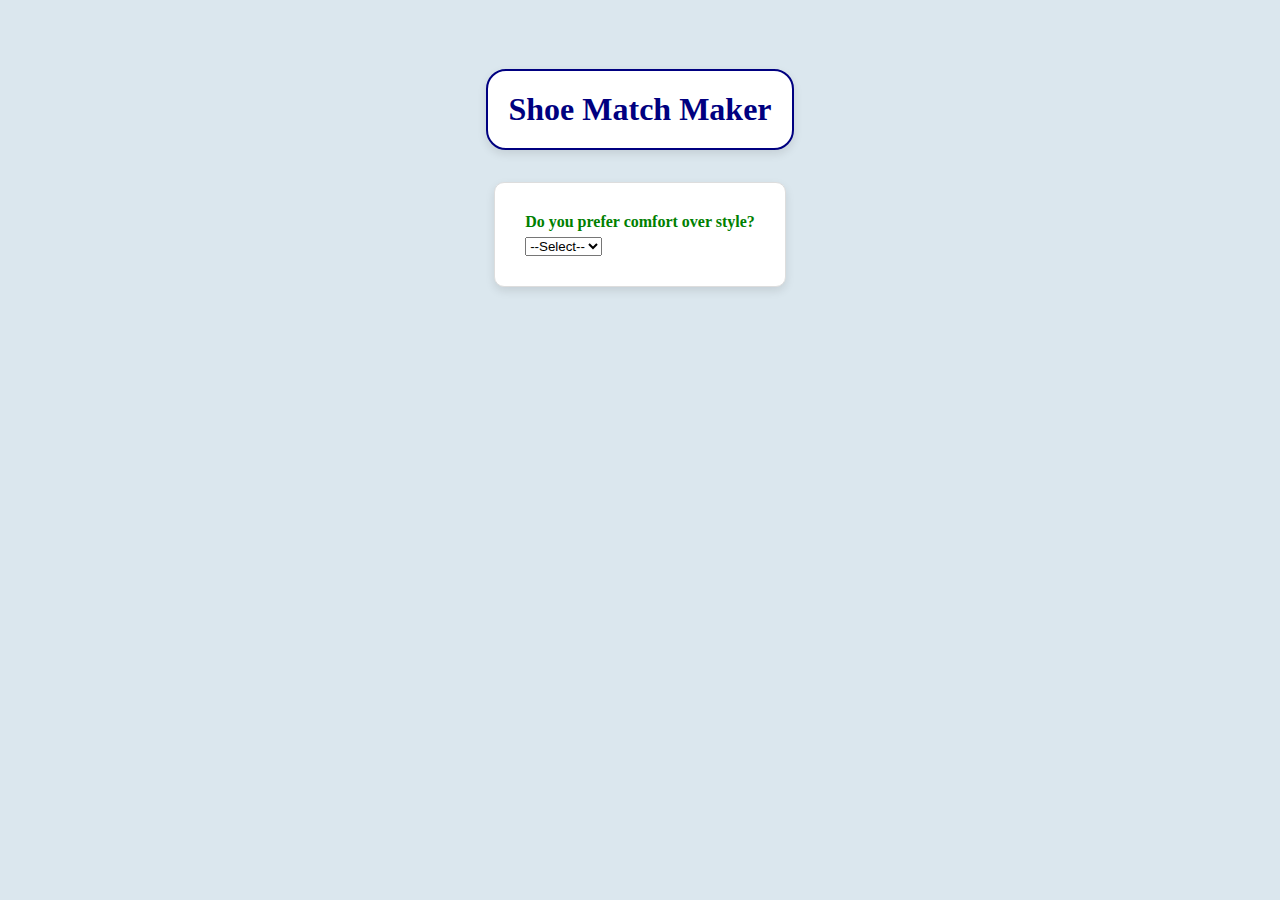
<file: dynamic_creation/index.html>
<!DOCTYPE html>
<html lang="en">
<head>
    <meta charset="UTF-8">
    <meta name="viewport" content="width=device-width, initial-scale=1.0">
    <title>Dynamic Creation</title>
     <script src="script.js" defer></script>
     <!-- Author: Nalin Cooper -->
      <!-- Dynamically creating a select option menu based on a dataset -->
</head>
<body>
        <div id="decision-tree-container">
    </div>
    <div id="form-container"></div>
    <div id="shoe-image"></div>
</body>
</html>
</file>
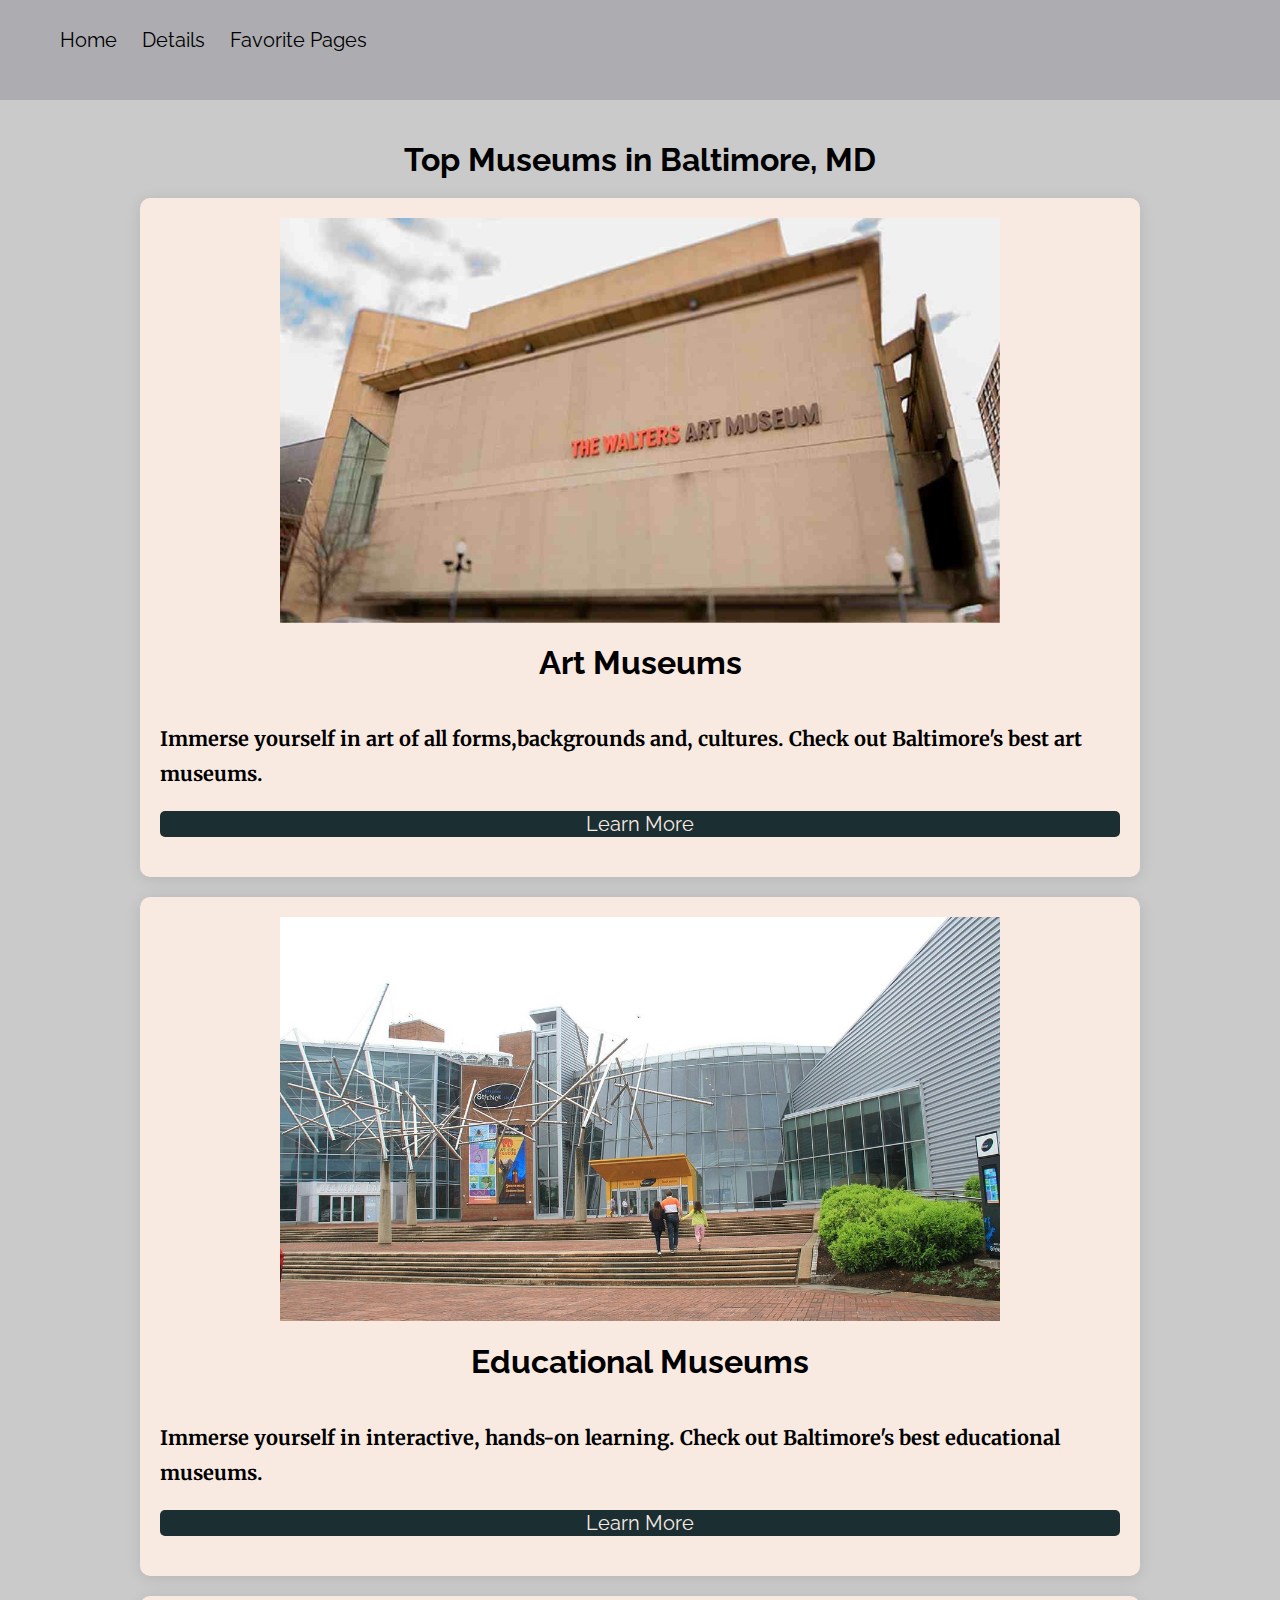
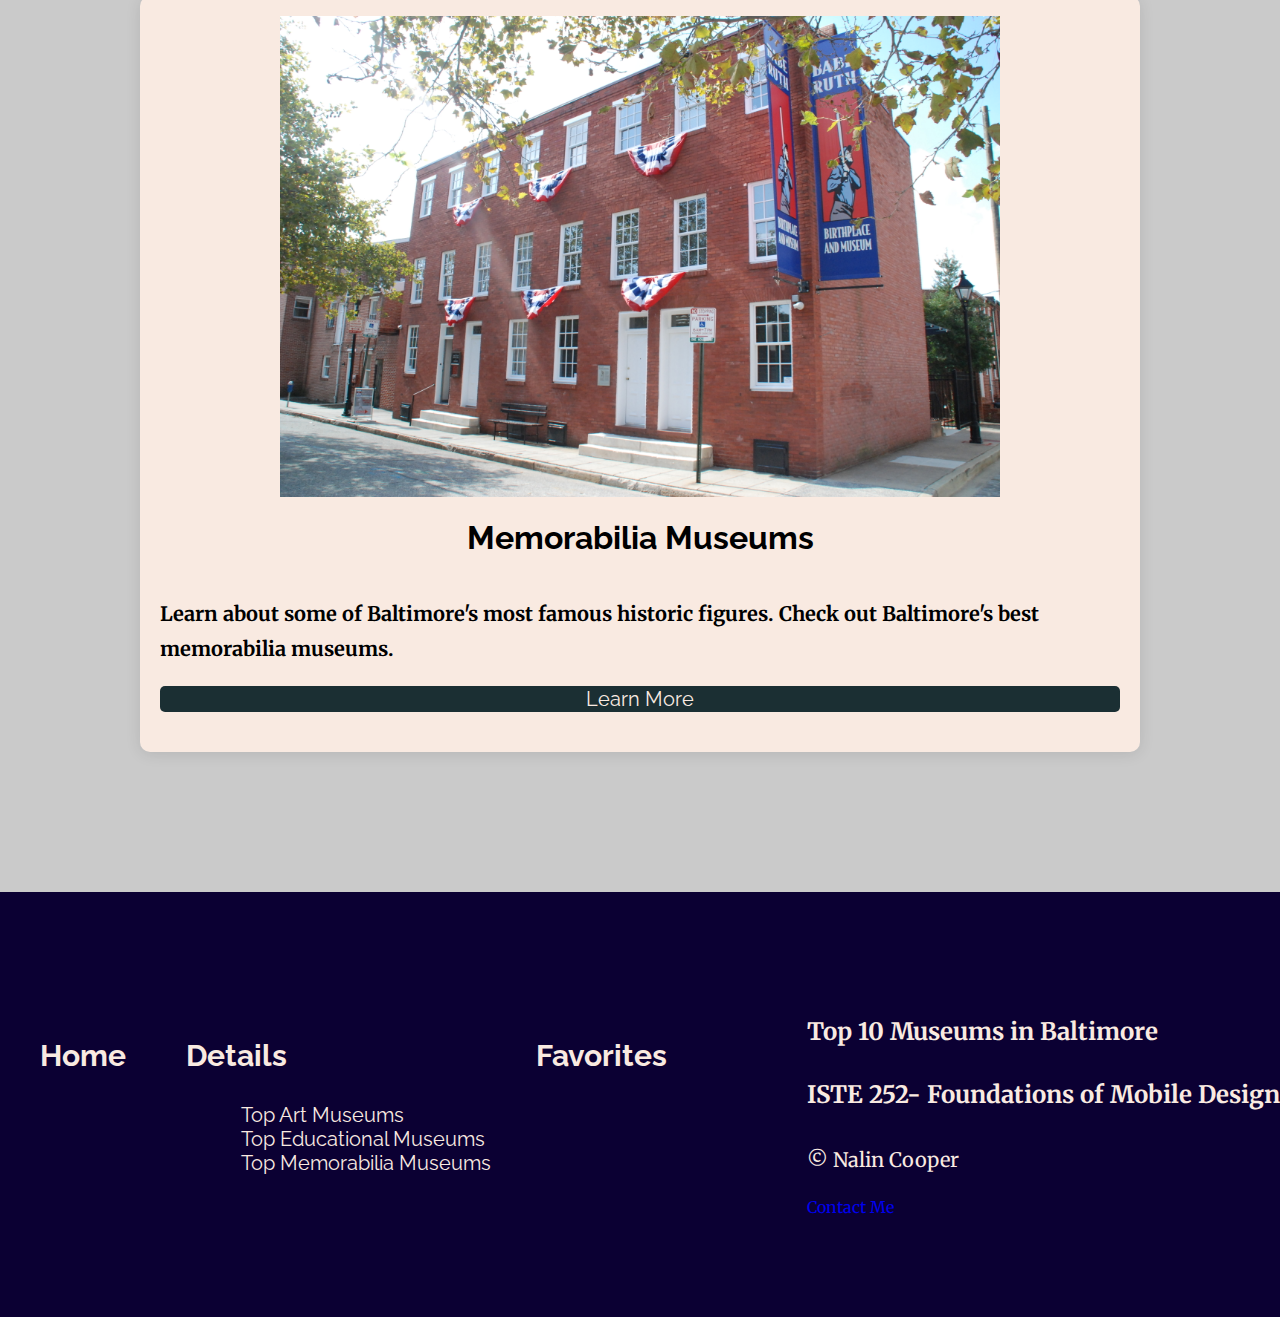
<file: pwa/index.html>
<!DOCTYPE html>
<html lang="en">

<head>
    <meta charset="UTF-8">
    <meta name="viewport" content="width=device-width, initial-scale=1.0">
    <title>Top 10 Museums in Baltimore</title>
    <link rel="stylesheet" href="styles.css">
    <link rel="manifest" href="museumtracker.json">
    <link rel="preconnect" href="https://fonts.googleapis.com">
    <link rel="preconnect" href="https://fonts.gstatic.com" crossorigin>
    <link href="https://fonts.googleapis.com/css2?family=Oswald:wght@200..700&family=Raleway:ital,wght@0,100..900;1,100..900&display=swap" rel="stylesheet">
    <link href="https://fonts.googleapis.com/css2?family=Raleway:ital,wght@0,100..900;1,100..900&display=swap" rel="stylesheet">
    <link href="https://fonts.googleapis.com/css2?family=Merriweather:ital,wght@0,300;0,400;0,700;0,900;1,300;1,400;1,700;1,900&family=Raleway:ital,wght@0,100..900;1,100..900&display=swap" rel="stylesheet">
    <link rel="stylesheet" href="https://cdnjs.cloudflare.com/ajax/libs/font-awesome/6.6.0/css/all.min.css" integrity="sha512-Kc323vGBEqzTmouAECnVceyQqyqdsSiqLQISBL29aUW4U/M7pSPA/gEUZQqv1cwx4OnYxTxve5UMg5GT6L4JJg==" crossorigin="anonymous" referrerpolicy="no-referrer" />
</head>

<body>
    <!-- create hamburger menu for the mobile version -->
    <header>
        <div id="navbar">
            <button id="hamburger">
                <i class="fa-solid fa-bars fa-2xl"></i>
            </button>
            <nav>
                <ul class="notransition">
                    <li><a href="./index.html">Home</a></li>
                    <li>
                        <a href="#" class="dropdownControl">Details<i class="fa-solid fa-chevron-down"></i></a>
                        <div class="dropdown">
                            <ul>
                                <li><a href="art.html">Top Art Museums</a></li>
                                <li><a href="educational.html">Top Educational Museums</a></li>
                                <li><a href="memorabilia.html">Top Memorabilia Museums</a></li>
                            </ul>
                        </div>
                    </li>
                    <li><a href="favorites.html">Favorite Pages</a></li>
                </ul>
            </nav>
        </div>
    </header>

    <!-- make sublayer navigation that diplays the places -->

    <main>
        <!-- create a banner image -->
        <header>
            <h1>Top Museums in Baltimore, MD</h1>
        </header>
        <div id="speciality-list"></div>
        <script src="app.js" defer></script>

    </main>
    <footer>
        <div>
            <h3>Top 10 Museums in Baltimore</h3>
            <h4>ISTE 252- Foundations of Mobile Design</h4>
            <p>&copy; Nalin Cooper</p>
            <a href="mailto: nic4340@g.rit.edu"> Contact Me </a>
        </div>
        <nav>
            <ul>
                <li>
                    <a href="index.html">
                        <h3>Home</h3>
                    </a>
                </li>
                <li>
                    <a href="#">
                        <h3>Details</h3>
                    </a>
                    <ul>
                        <li>
                            <a href="art.html">Top Art Museums</a>
                        </li>
                        <li>
                            <a href="educational.html">Top Educational Museums</a>
                        </li>
                        <li>
                            <a href="memorabilia.html">Top Memorabilia Museums</a>
                        </li>
                    </ul>
                </li>
                <li><a href="favorites.html"><h3>Favorites</h3></a></li>
            </ul>
        </nav>
    </footer>
</body>

</html>
</file>
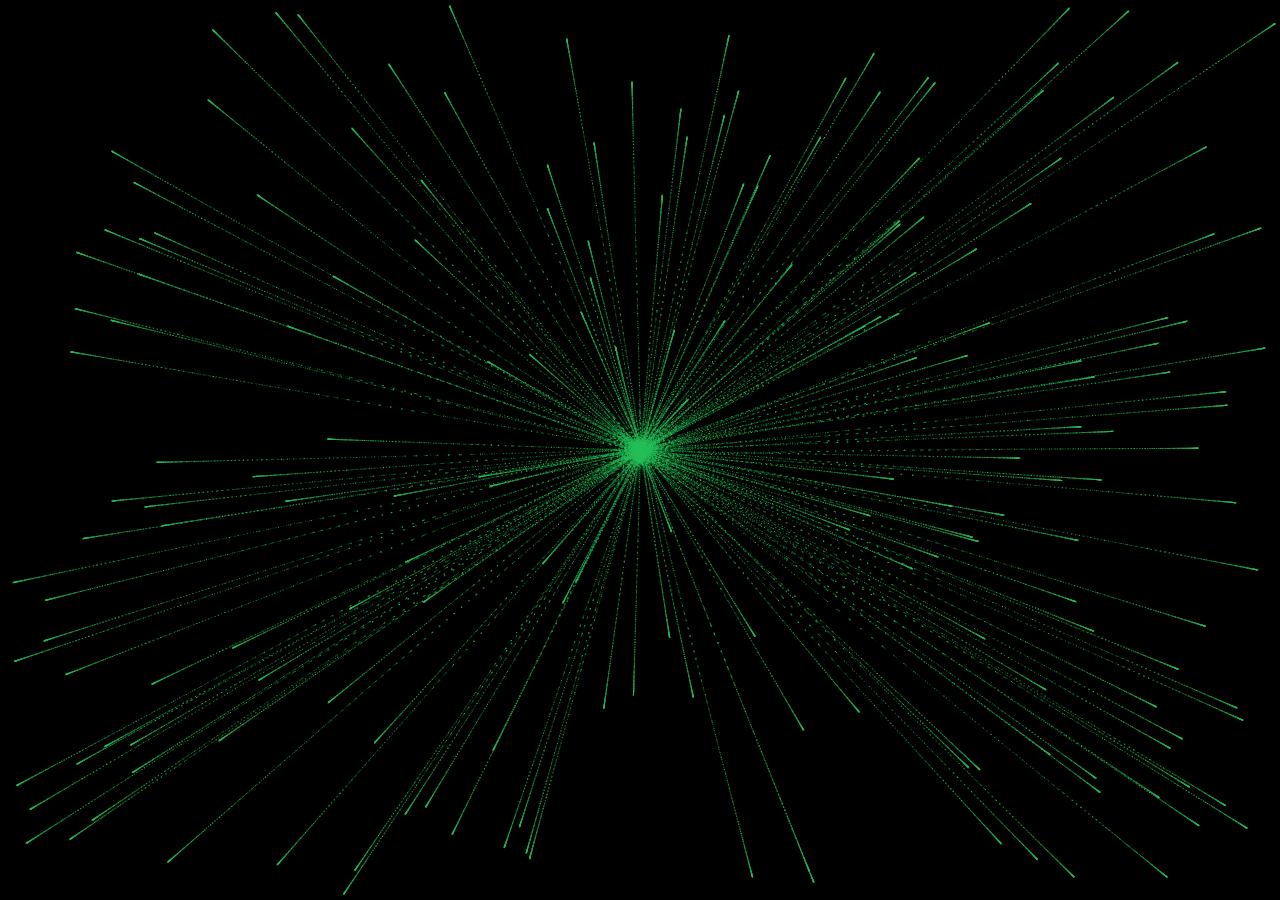
<file: heart/heart.html>
<!DOCTYPE html>
<html lang="en">
<head>
    <meta charset="UTF-8">
    <meta name="viewport" content="width=device-width, initial-scale=1.0">
    <title>Heart</title>
    <link rel="stylesheet" href="assets/css/styles.css">
</head>
<body>
    <canvas id="heart"></canvas>
        <script src="assets/scripts/scripts.js"></script>
</body>
</html>
</file>
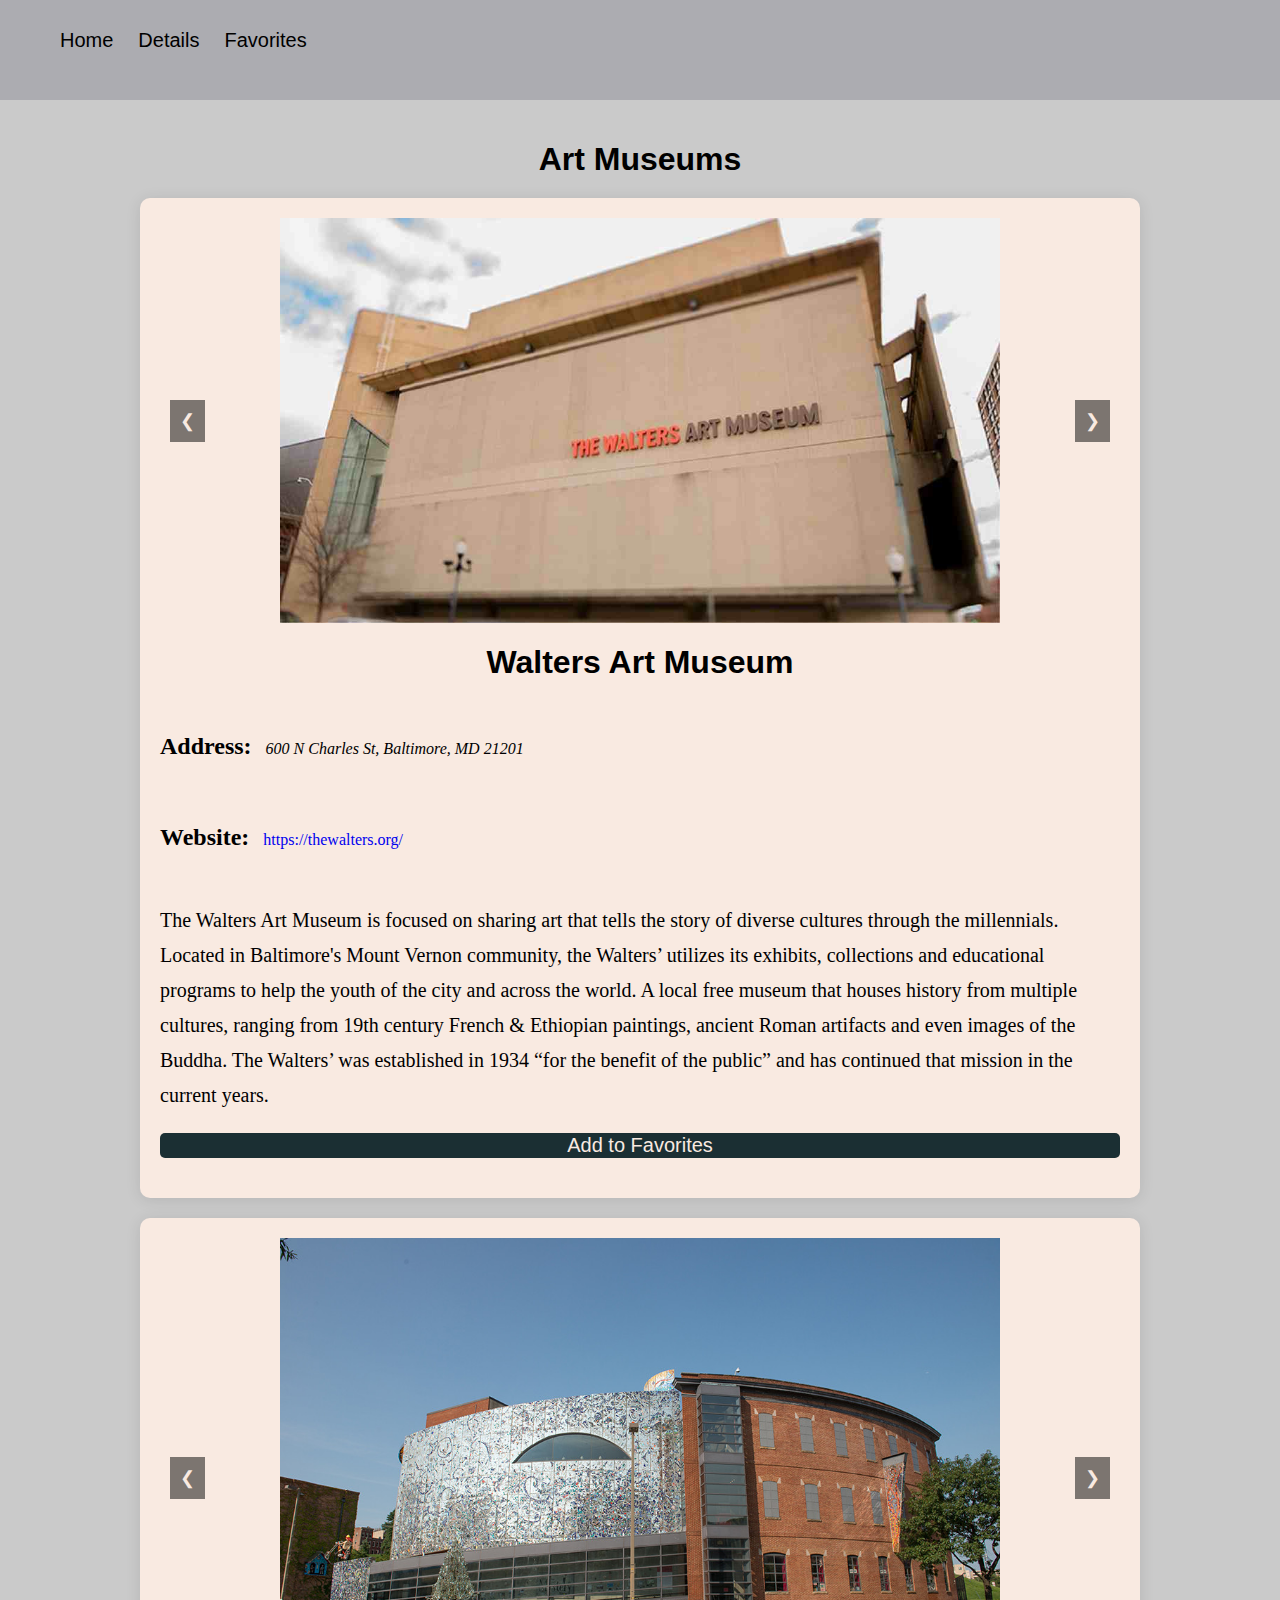
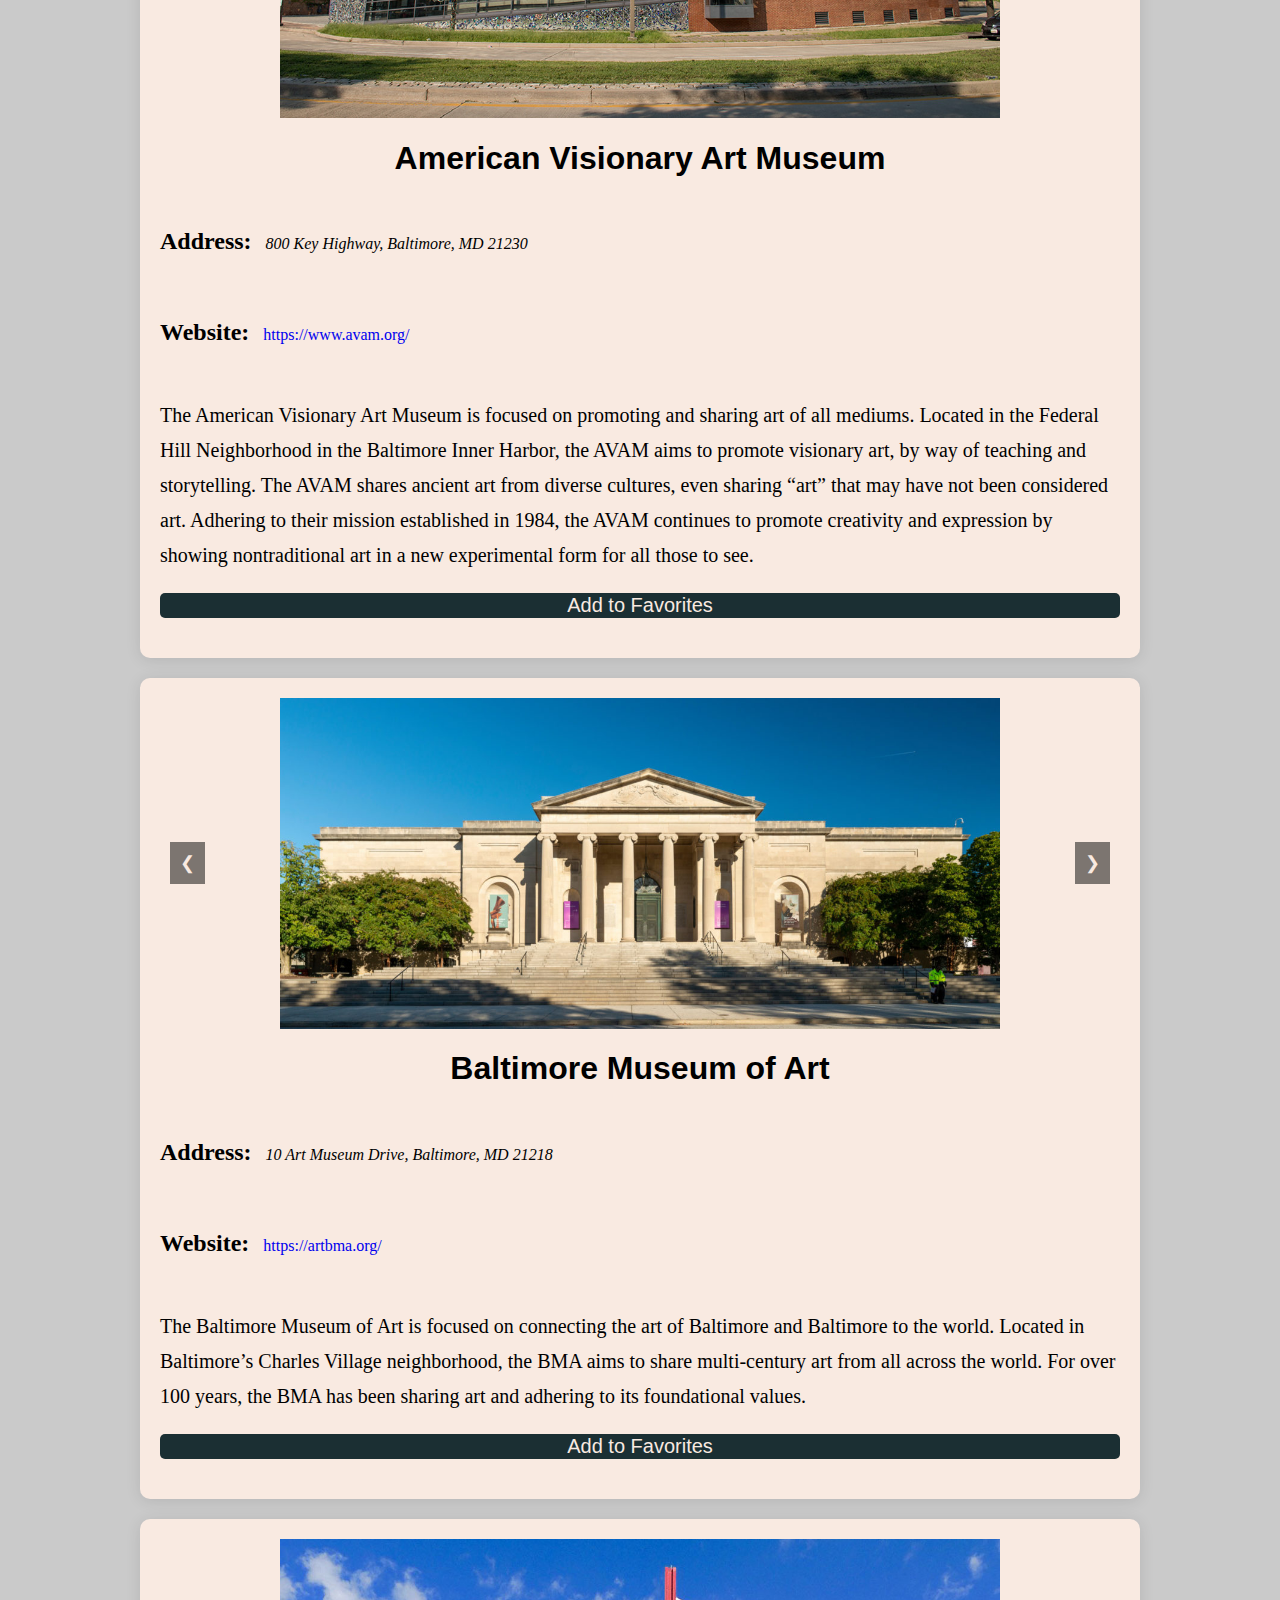
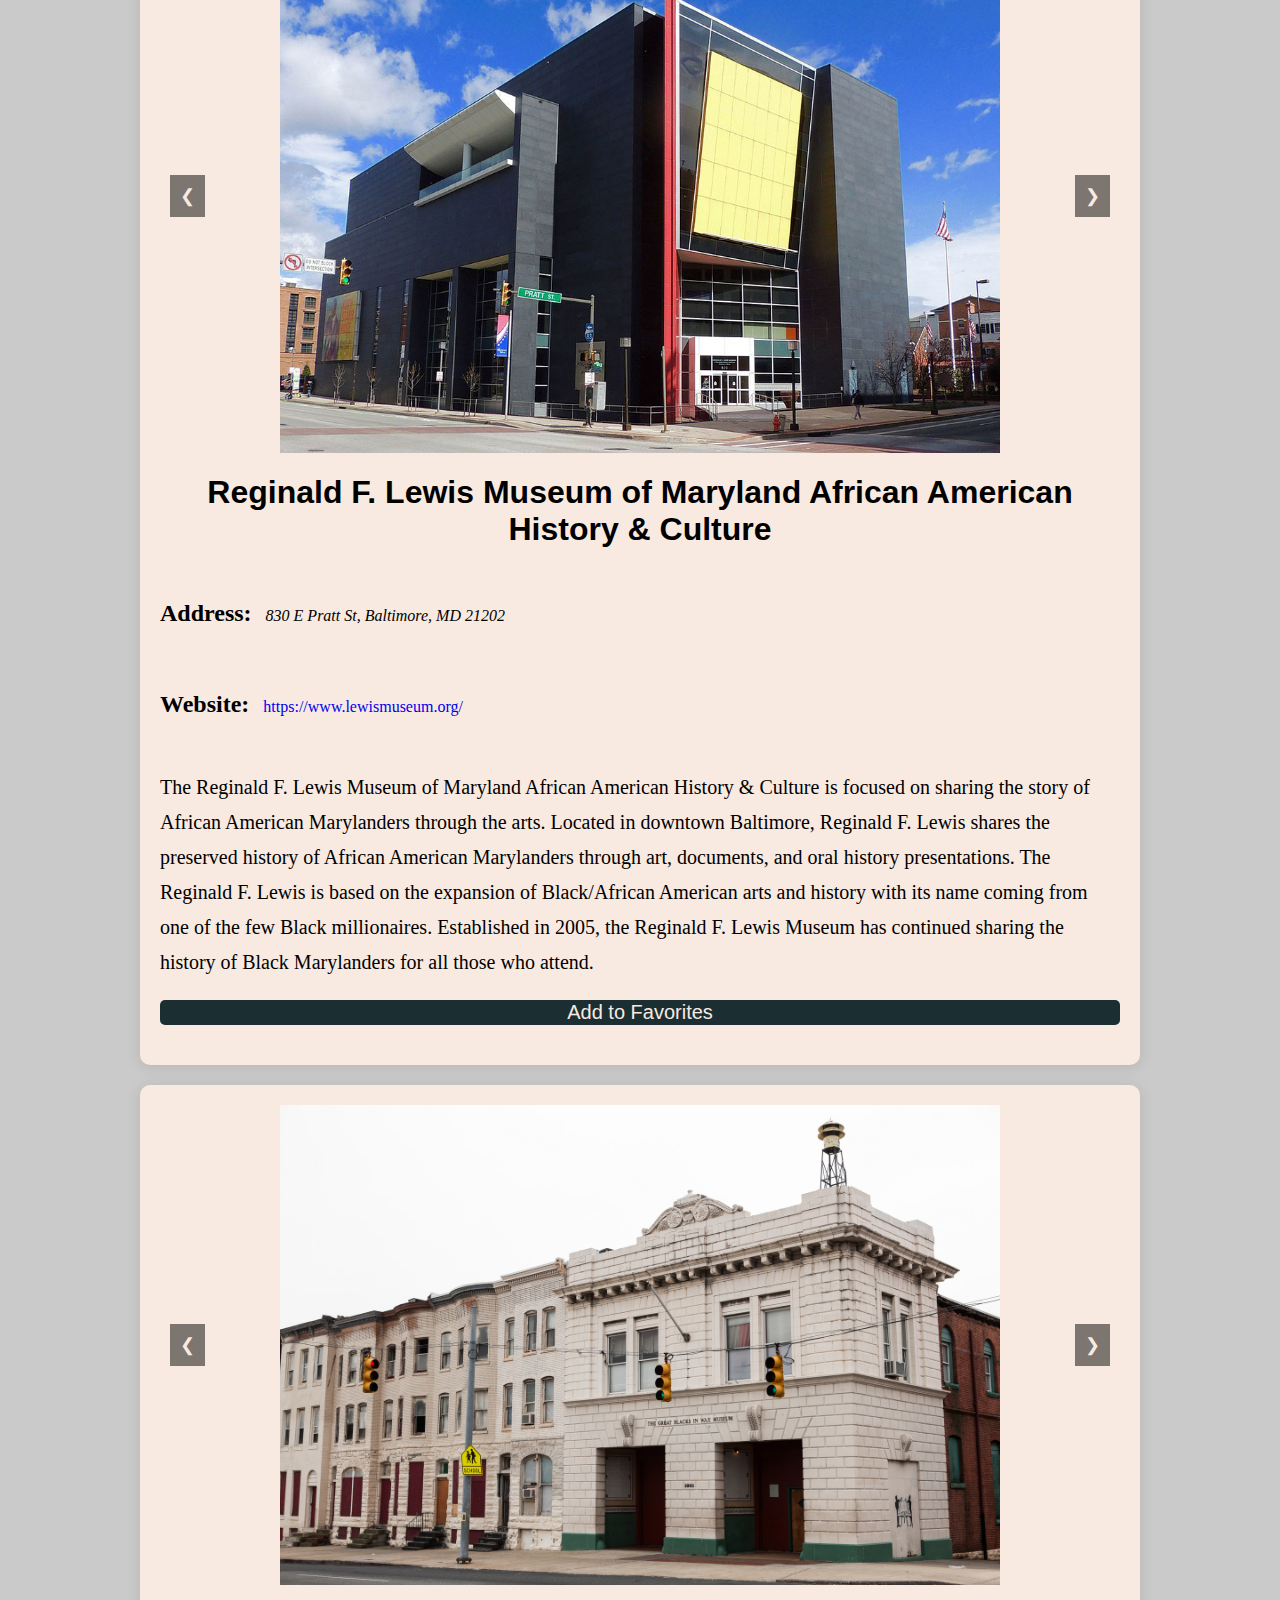
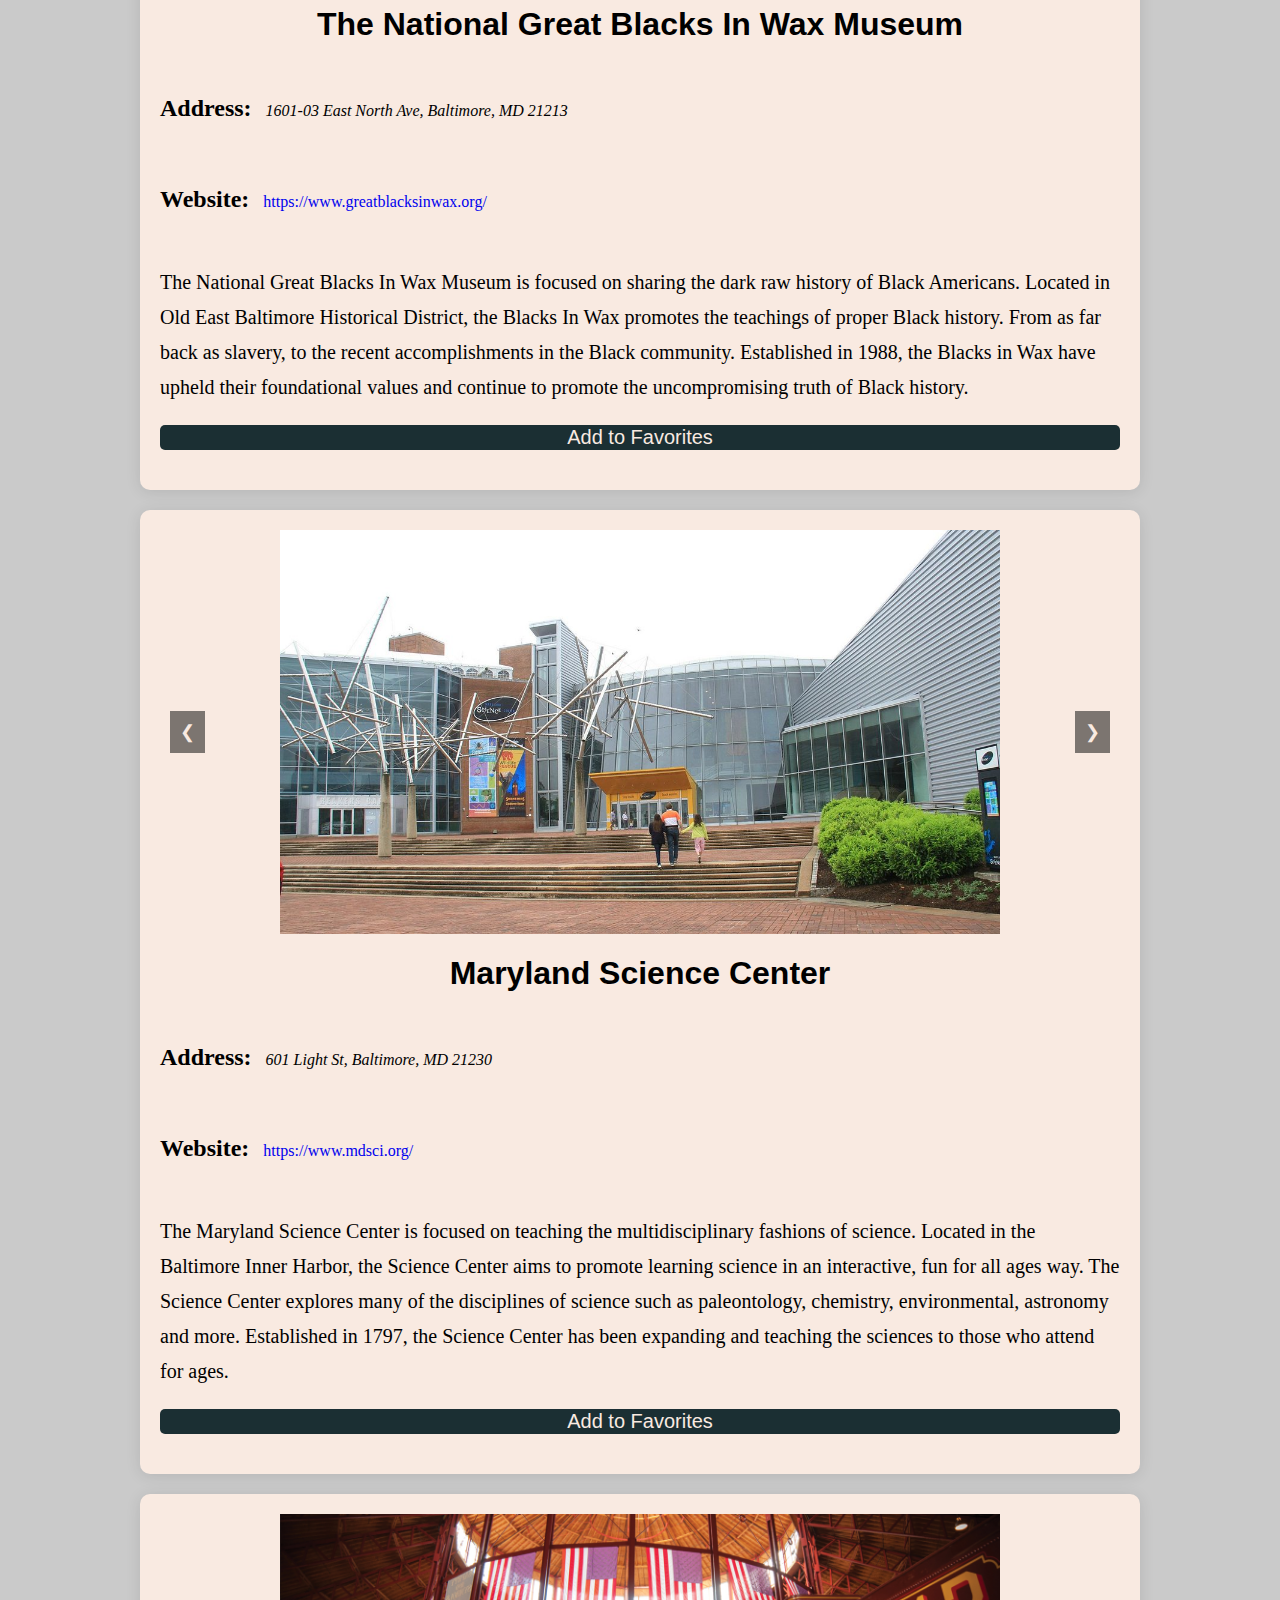
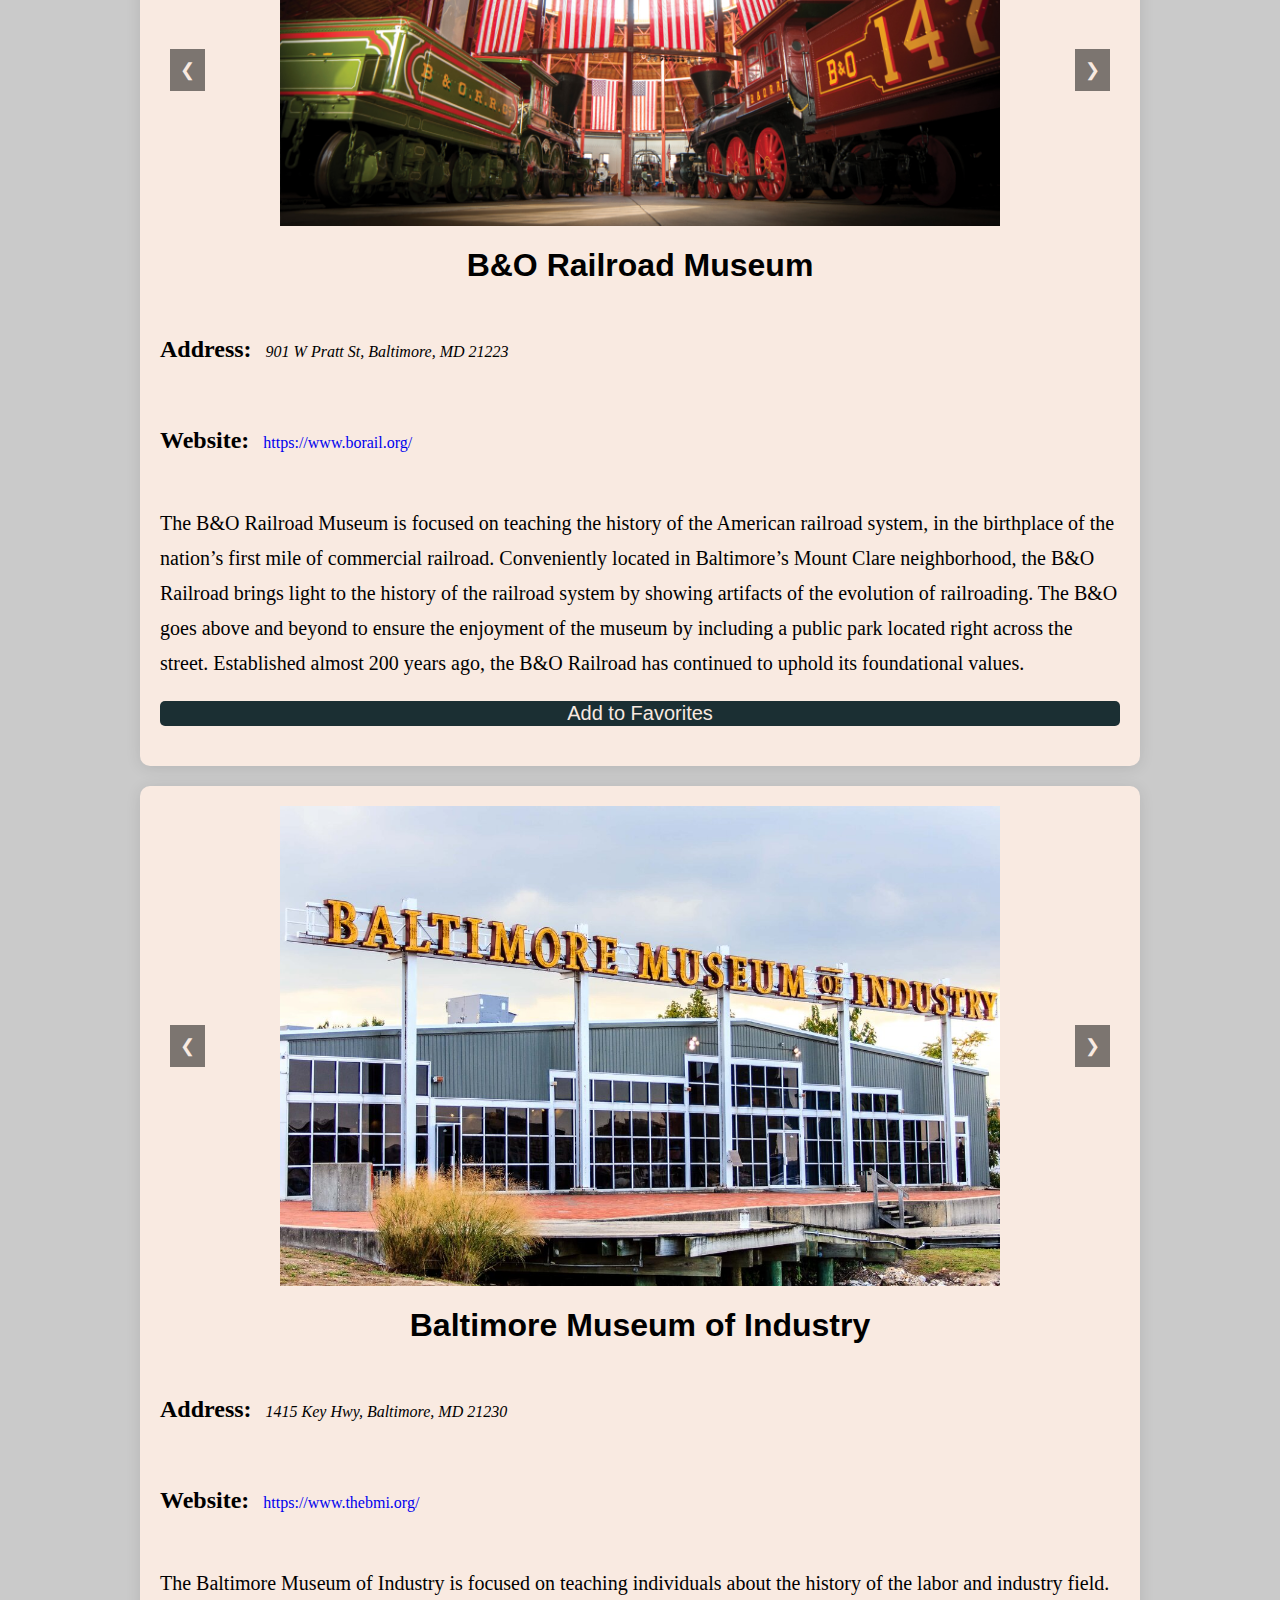
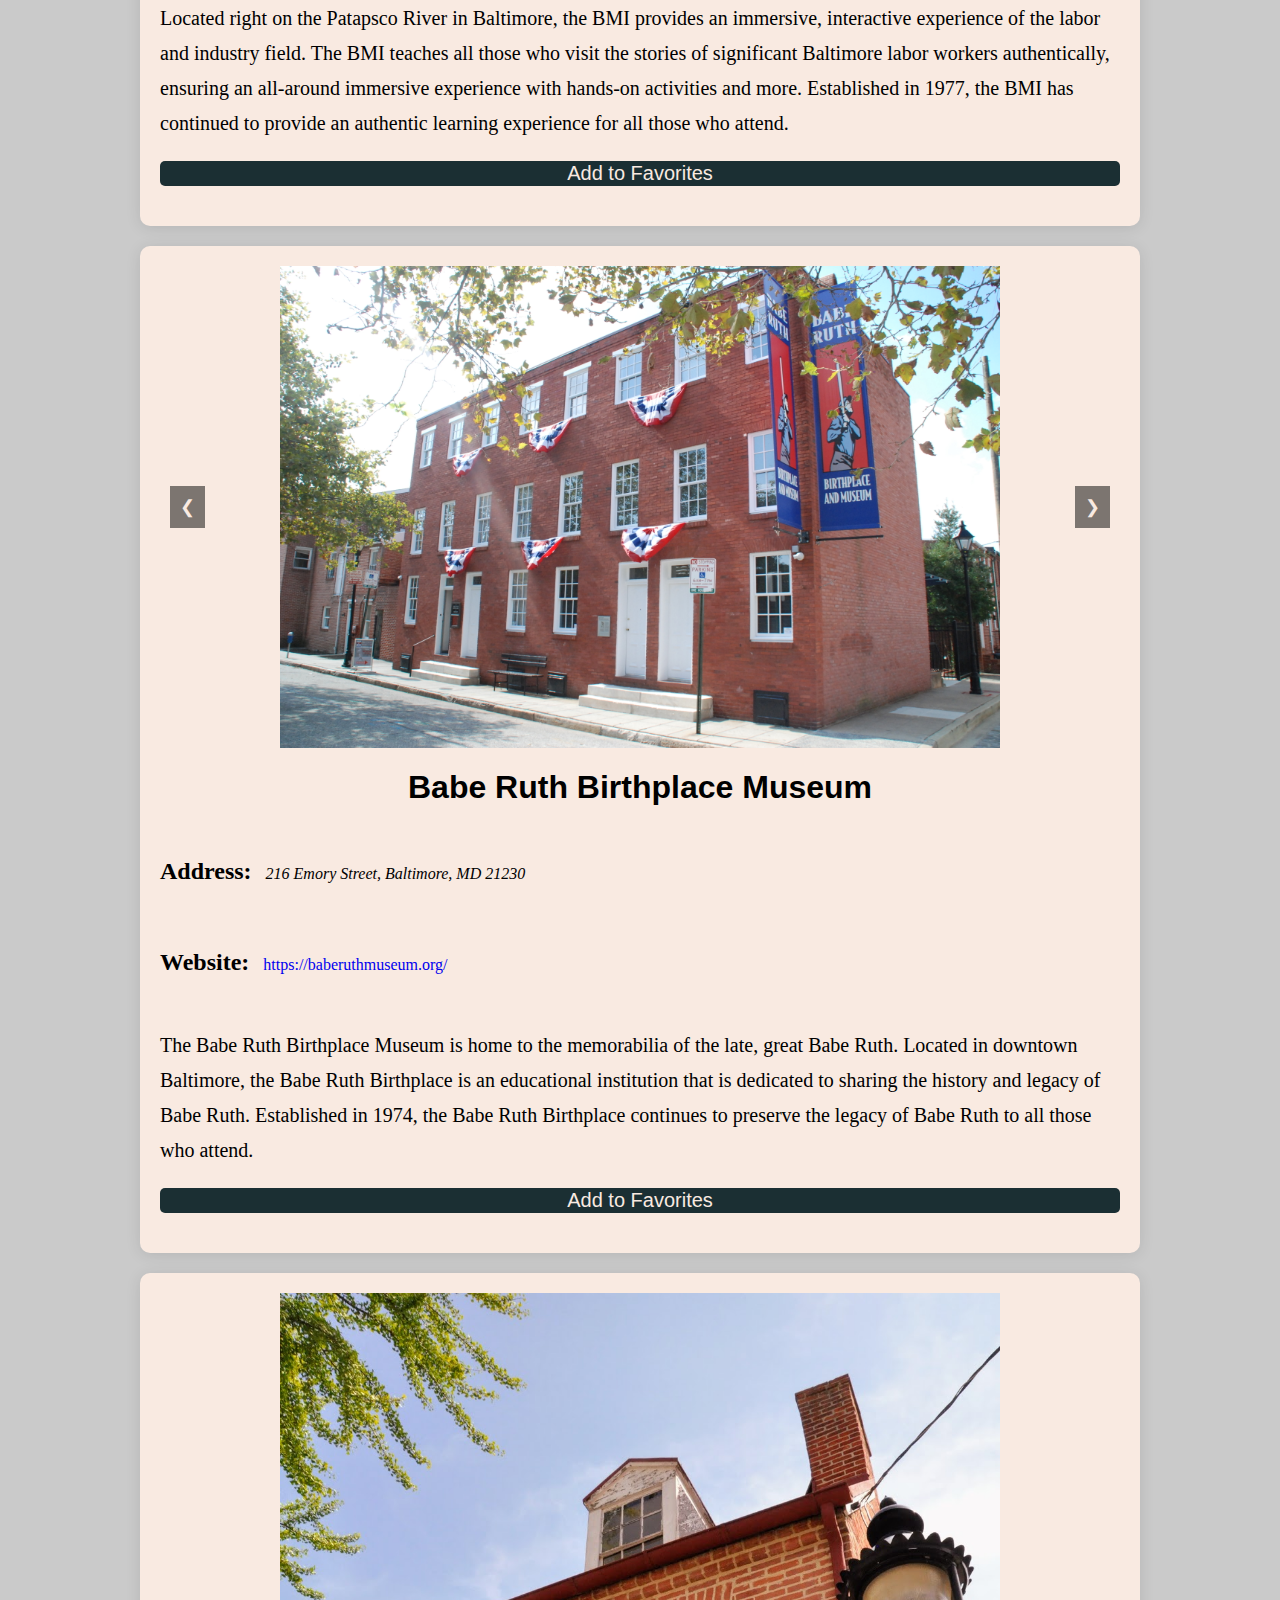
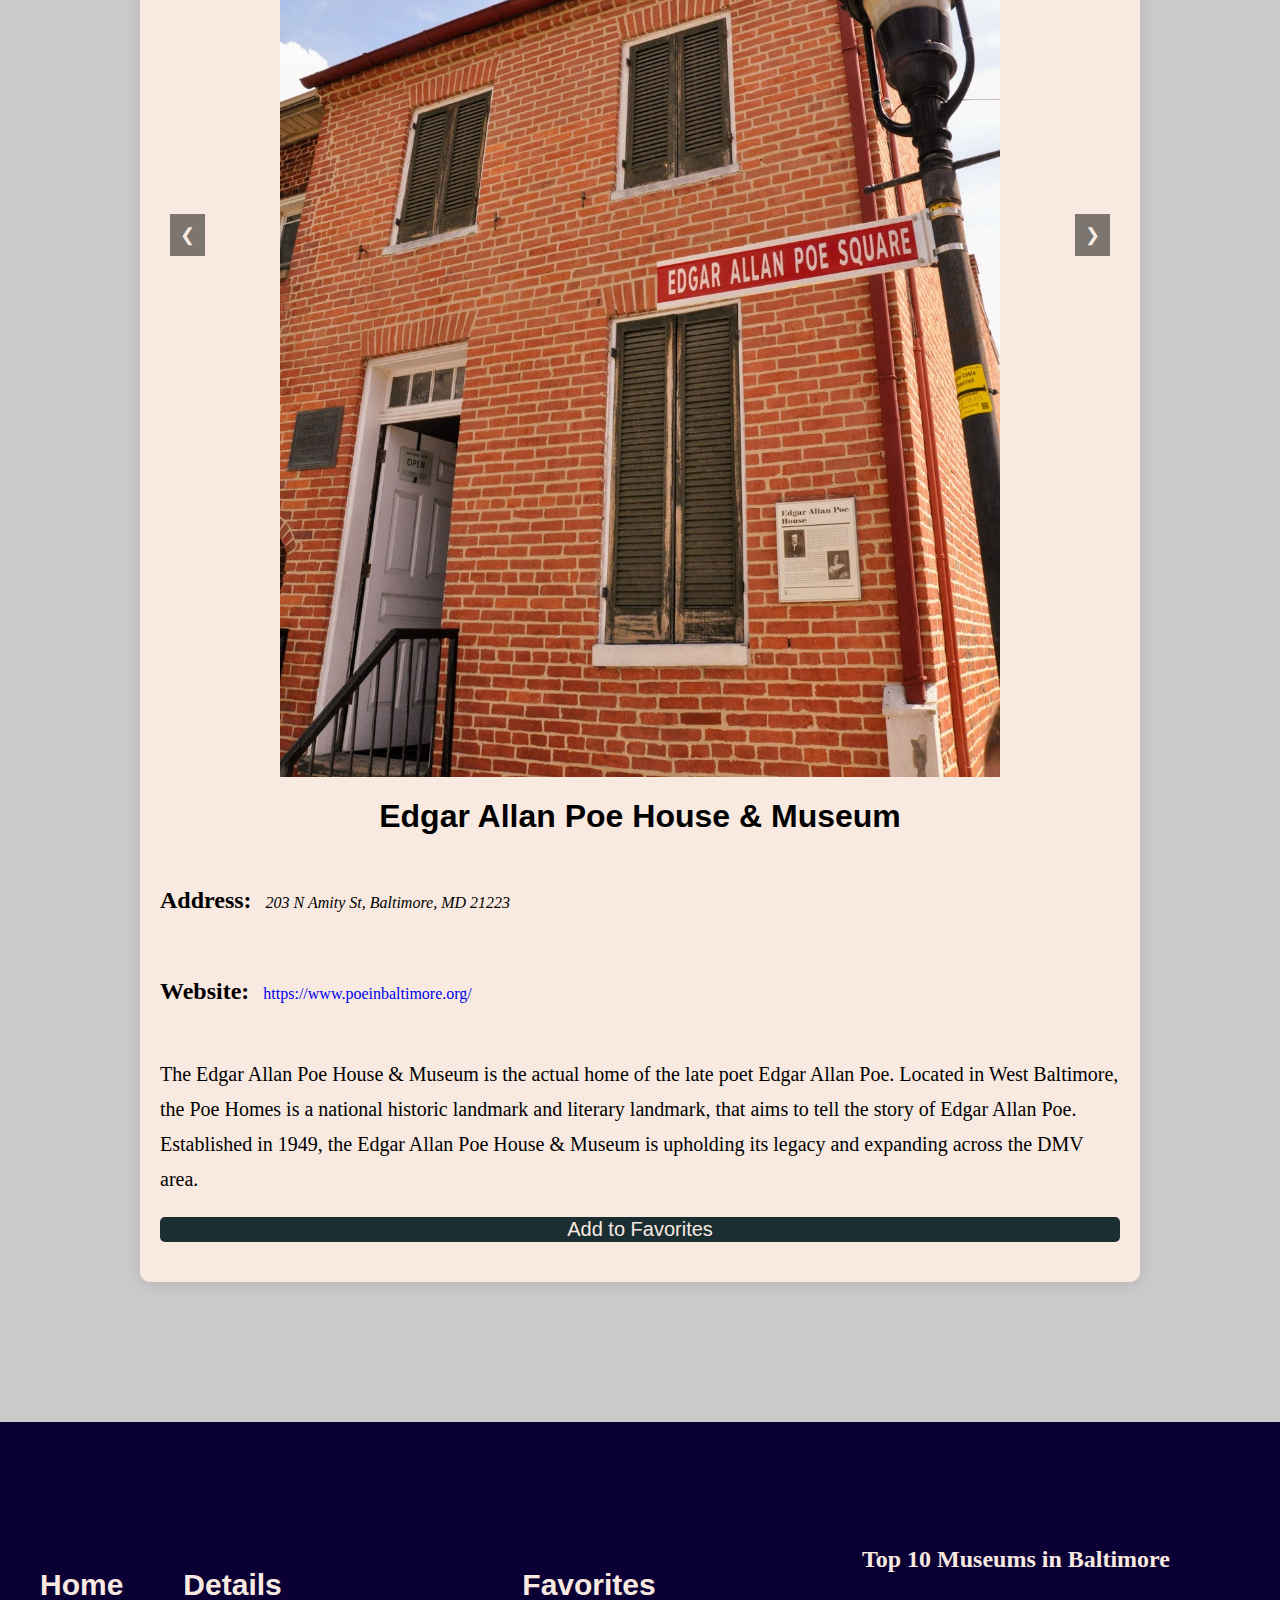
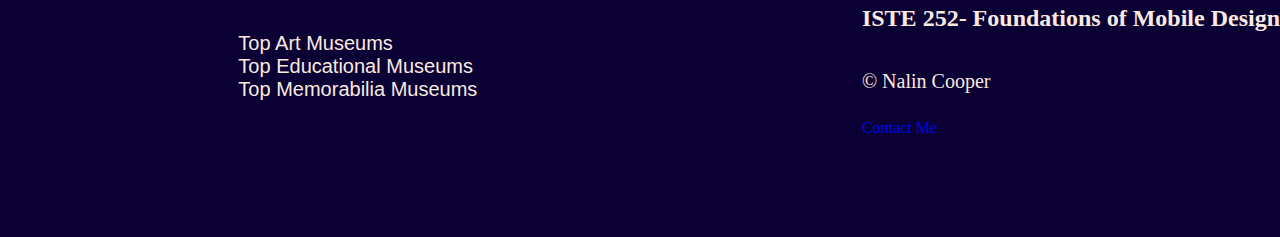
<file: pwa/art.html>
<!DOCTYPE html>
<html lang="en">
<head>
    <meta charset="UTF-8">
    <meta name="viewport" content="width=device-width, initial-scale=1.0">
    <title>Top Museums|Art</title>
    <link rel="stylesheet" href="styles.css">
    <link rel="manifest" href="museumtracker.json">
    <link rel="preconnect" href="https://fonts.googleapis.com">
    <link rel="preconnect" href="https://fonts.gstatic.com" crossorigin>
    <link href="https://fonts.googleapis.com/css2?family=Oswald:wght@200..700&family=Raleway:ital,wght@0,100..900;1,100..900&display=swap" rel="stylesheet">
    <link href="https://fonts.googleapis.com/css2?family=Raleway:ital,wght@0,100..900;1,100..900&display=swap" rel="stylesheet">
    <link href="https://fonts.googleapis.com/css2?family=Merriweather:ital,wght@0,300;0,400;0,700;0,900;1,300;1,400;1,700;1,900&family=Raleway:ital,wght@0,100..900;1,100..900&display=swap" rel="stylesheet">
    <link rel="stylesheet" href="https://cdnjs.cloudflare.com/ajax/libs/font-awesome/6.6.0/css/all.min.css" integrity="sha512-Kc323vGBEqzTmouAECnVceyQqyqdsSiqLQISBL29aUW4U/M7pSPA/gEUZQqv1cwx4OnYxTxve5UMg5GT6L4JJg==" crossorigin="anonymous" referrerpolicy="no-referrer" />
</head>
<body>
    <header>
        <div id="navbar">
            <button id="hamburger">
                <i class="fa-solid fa-bars fa-2xl"></i>
            </button>
            <nav>
                <ul class="notransition">
                    <li><a href="./index.html">Home</a></li>
                    <li>
                        <a href="#" class="dropdownControl">Details<i class="fa-solid fa-chevron-down"></i></a>
                        <div class="dropdown">
                            <ul>
                                <li><a href="art.html">Top Art Museums</a></li>
                                <li><a href="educational.html">Top Educational Museums</a></li>
                                <li><a href="memorabilia.html">Top Memorabilia Museums</a></li>
                            </ul>
                        </div>
                    </li>
                    <li><a href="favorites.html">Favorites</a></li>
                </ul>
            </nav>
        </div>    
    </header>

  <main>
        <h1>Art Museums</h1>
        <div id="museum-list"></div>
        <!-- make an icon for the button -->
        <script src="app.js" defer></script>
        <!-- insert the templates here -->
    </main> 
    <footer>
        <div>
            <h3>Top 10 Museums in Baltimore</h3>
            <h4>ISTE 252- Foundations of Mobile Design</h4>
            <p>&copy; Nalin Cooper</p> 
            <a href= "mailto: nic4340@g.rit.edu"> Contact Me </a> 
        </div>
        <nav>
            <ul>
                <li>
                    <a href="index.html"><h3>Home</h3></a>
                </li>
                <li>
                    <a href="#">
                        <h3>Details</h3>
                    </a>
                    <ul>
                        <li>
                            <a href="art.html">Top Art Museums</a>
                        </li>
                        <li>
                            <a href="educational.html">Top Educational Museums</a>
                        </li>
                        <li>
                            <a href="memorabilia.html">Top Memorabilia Museums</a>
                        </li>
                    </ul>
                </li>
                    <li><a href="favorites.html"><h3>Favorites</h3></a></li>
            </ul>
        </nav>
    </footer>
</body>
</html>
</file>
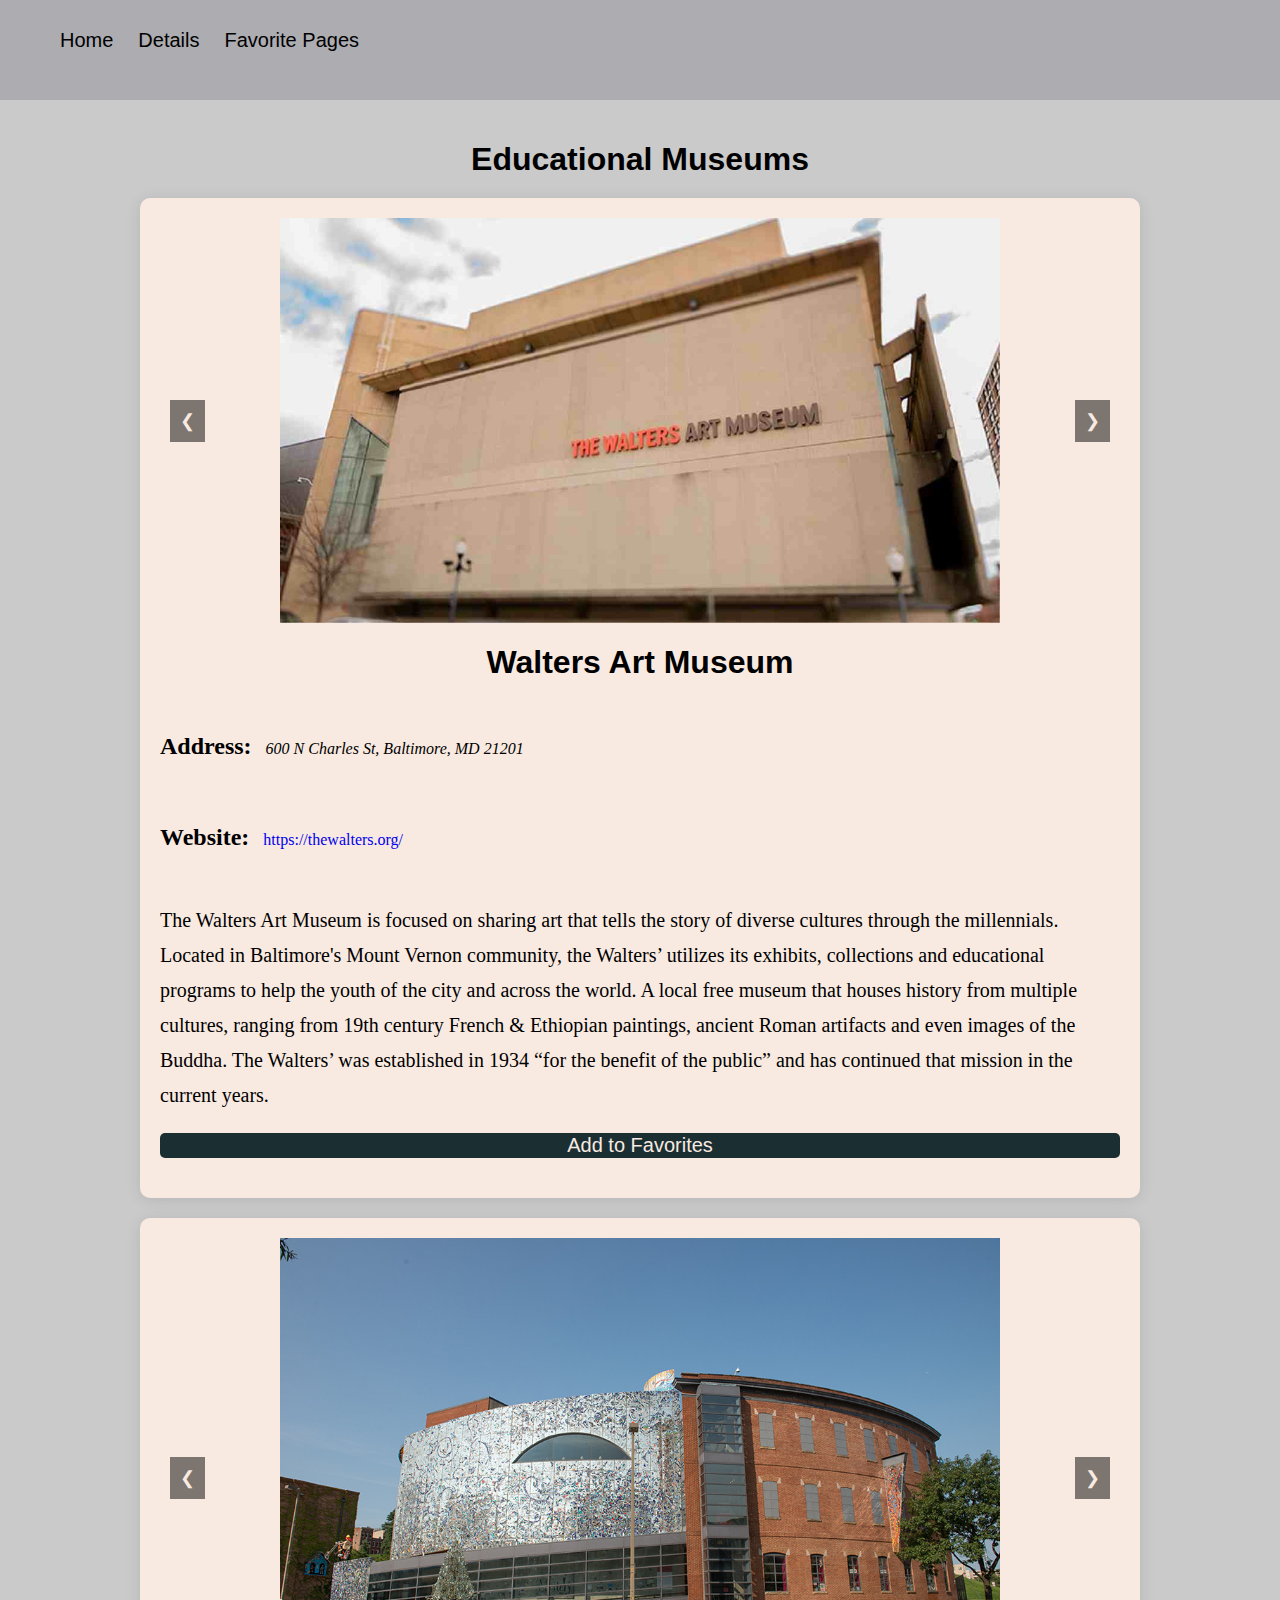
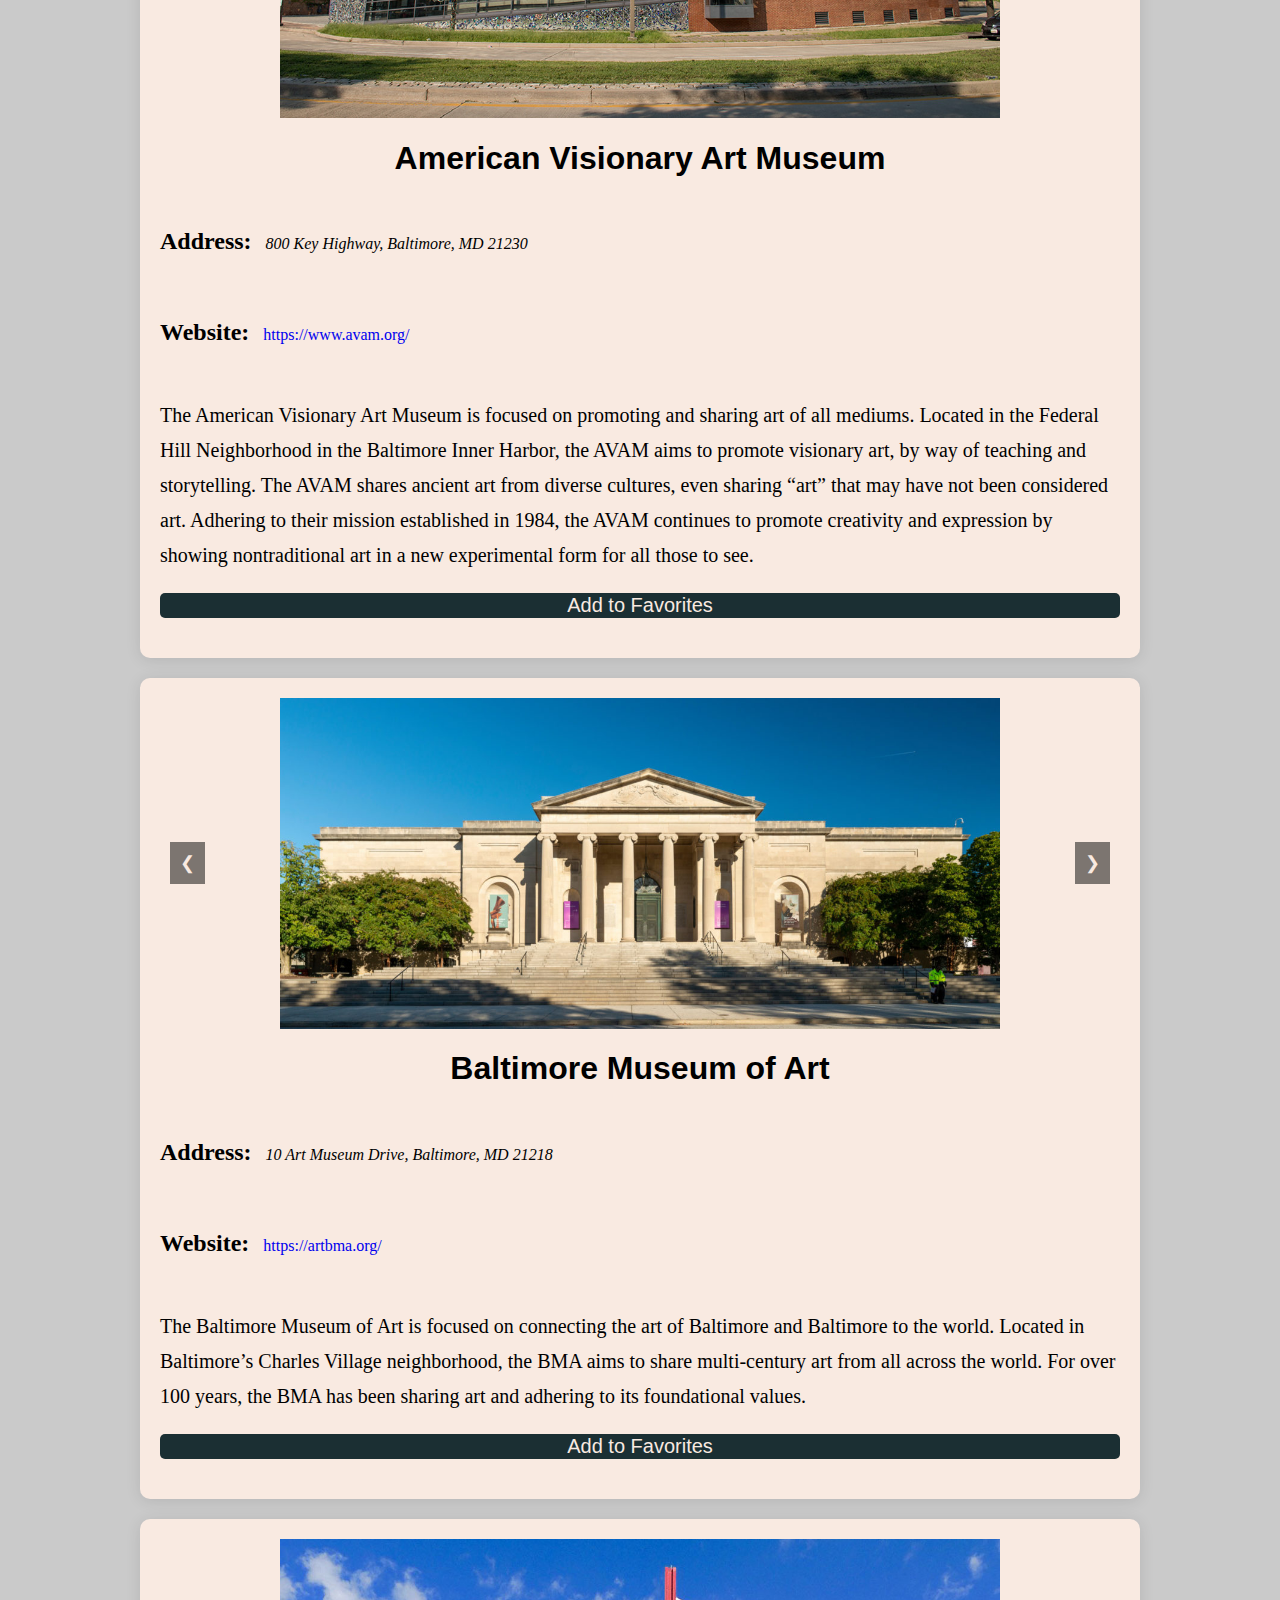
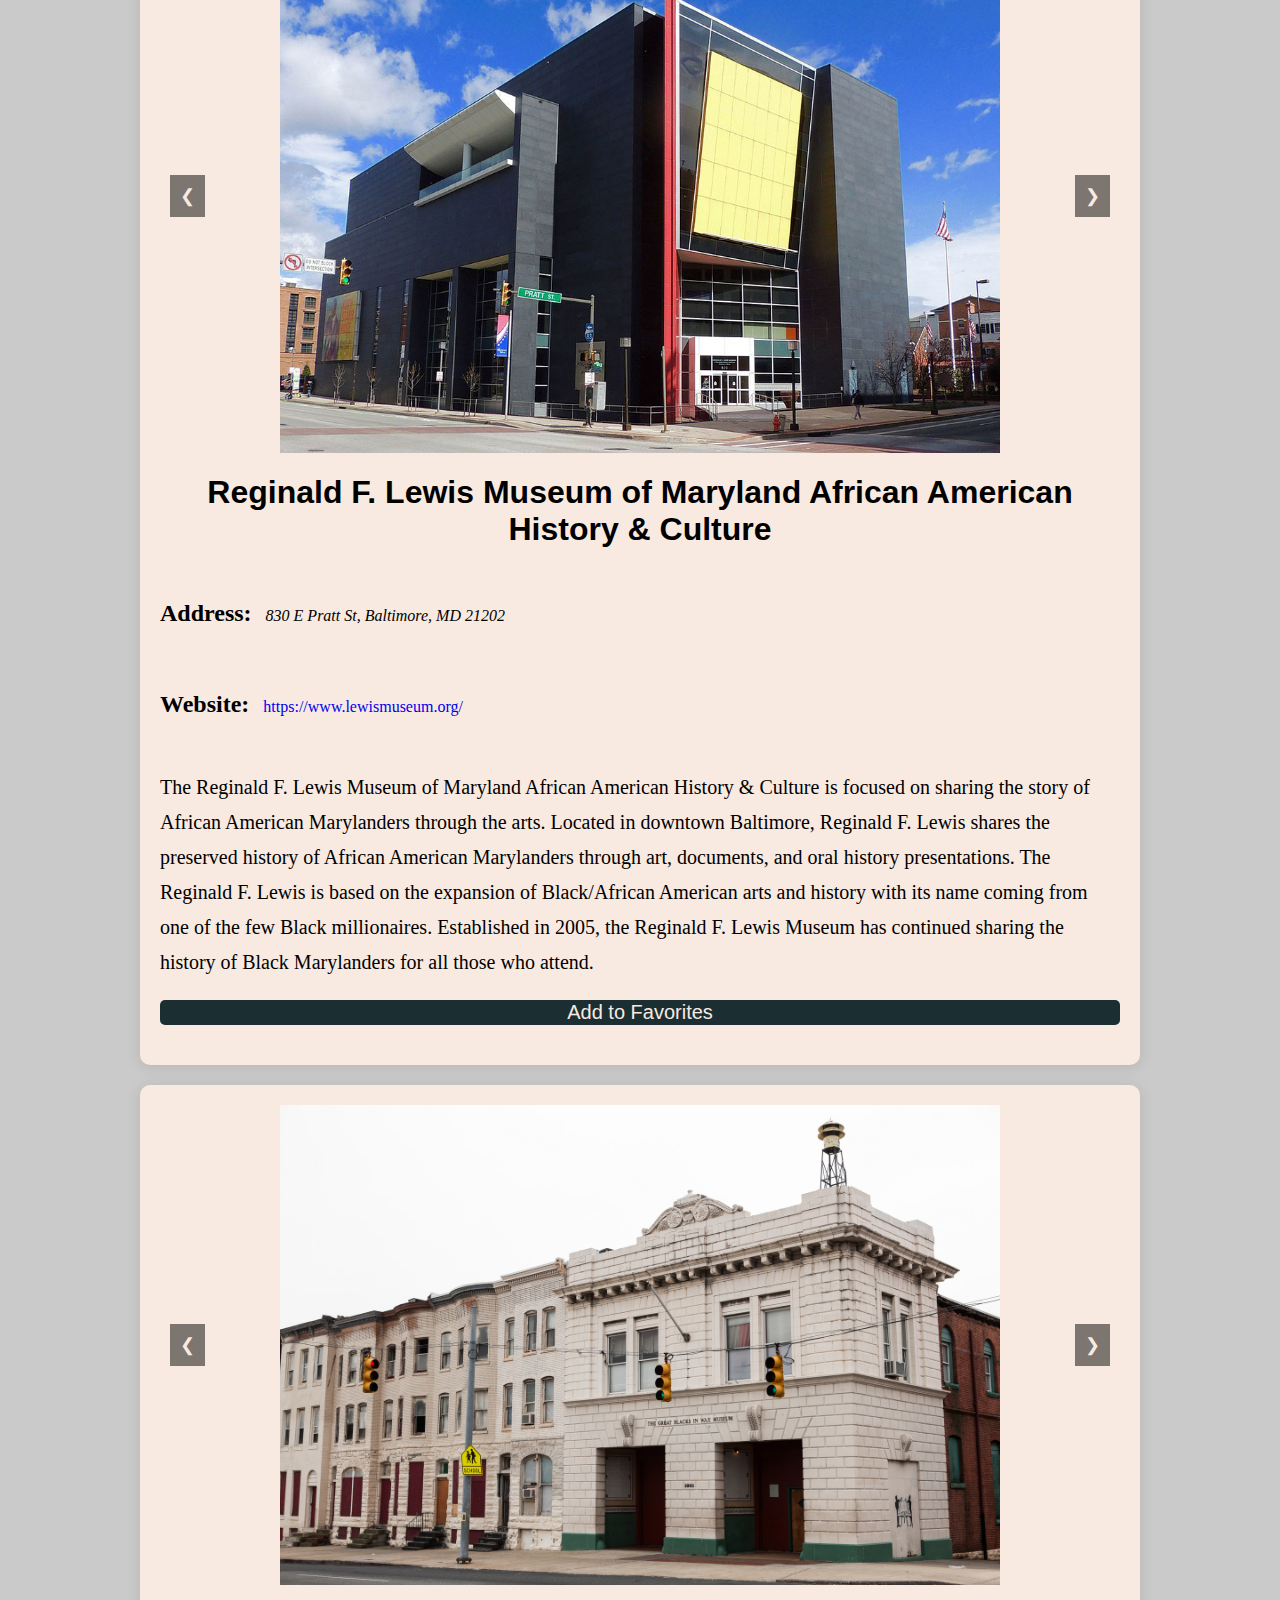
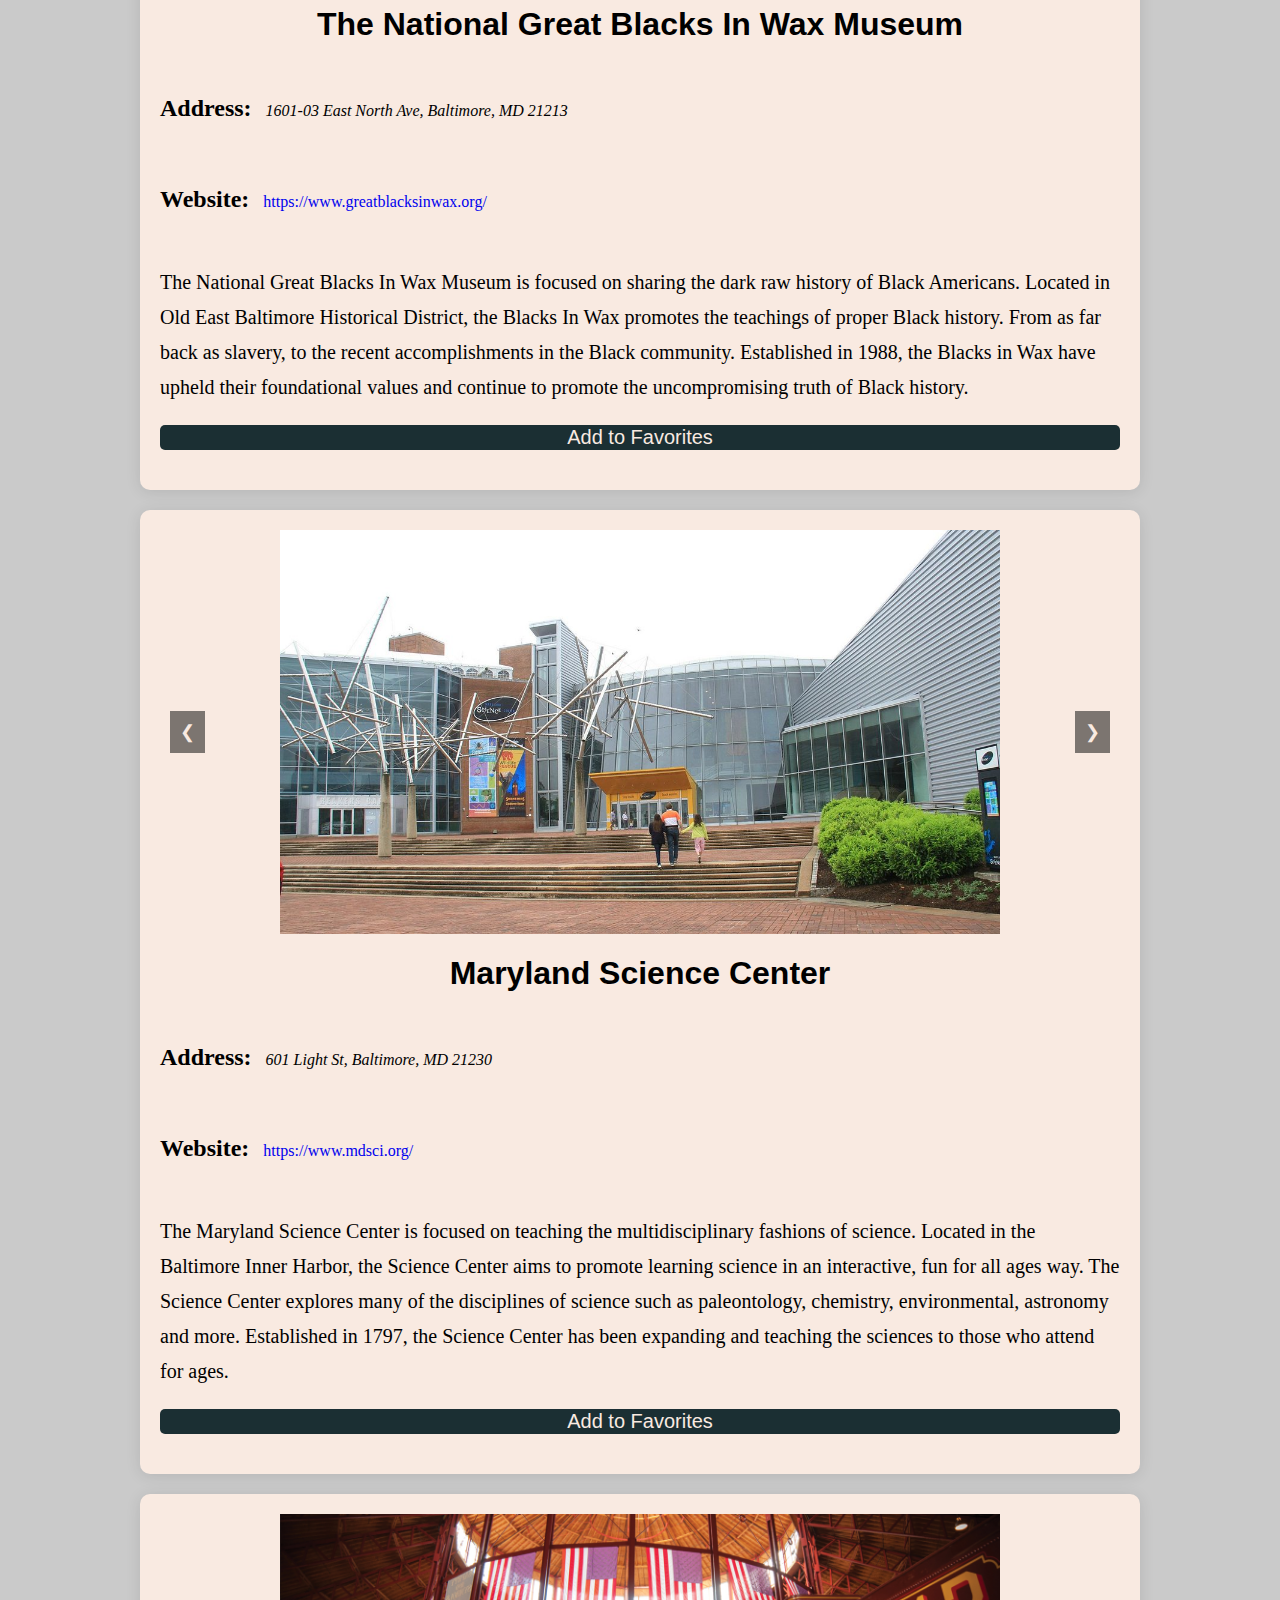
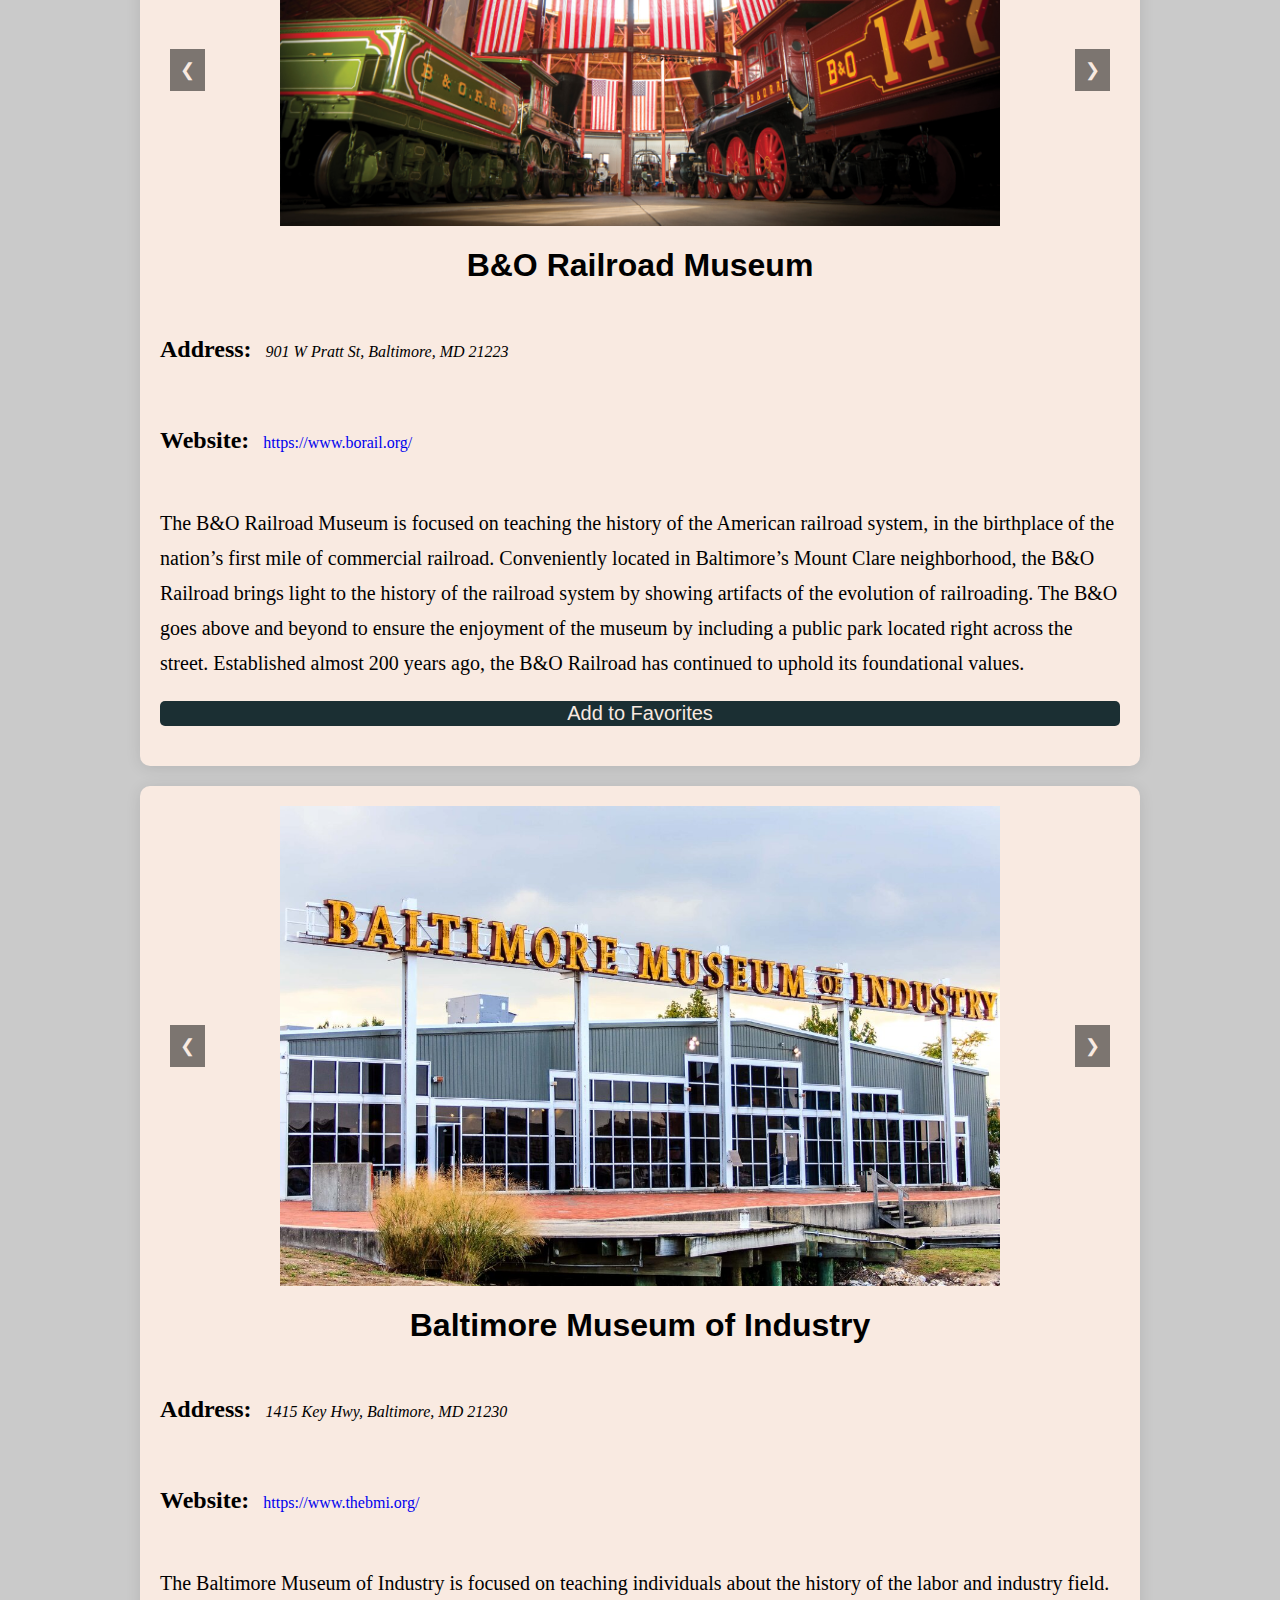
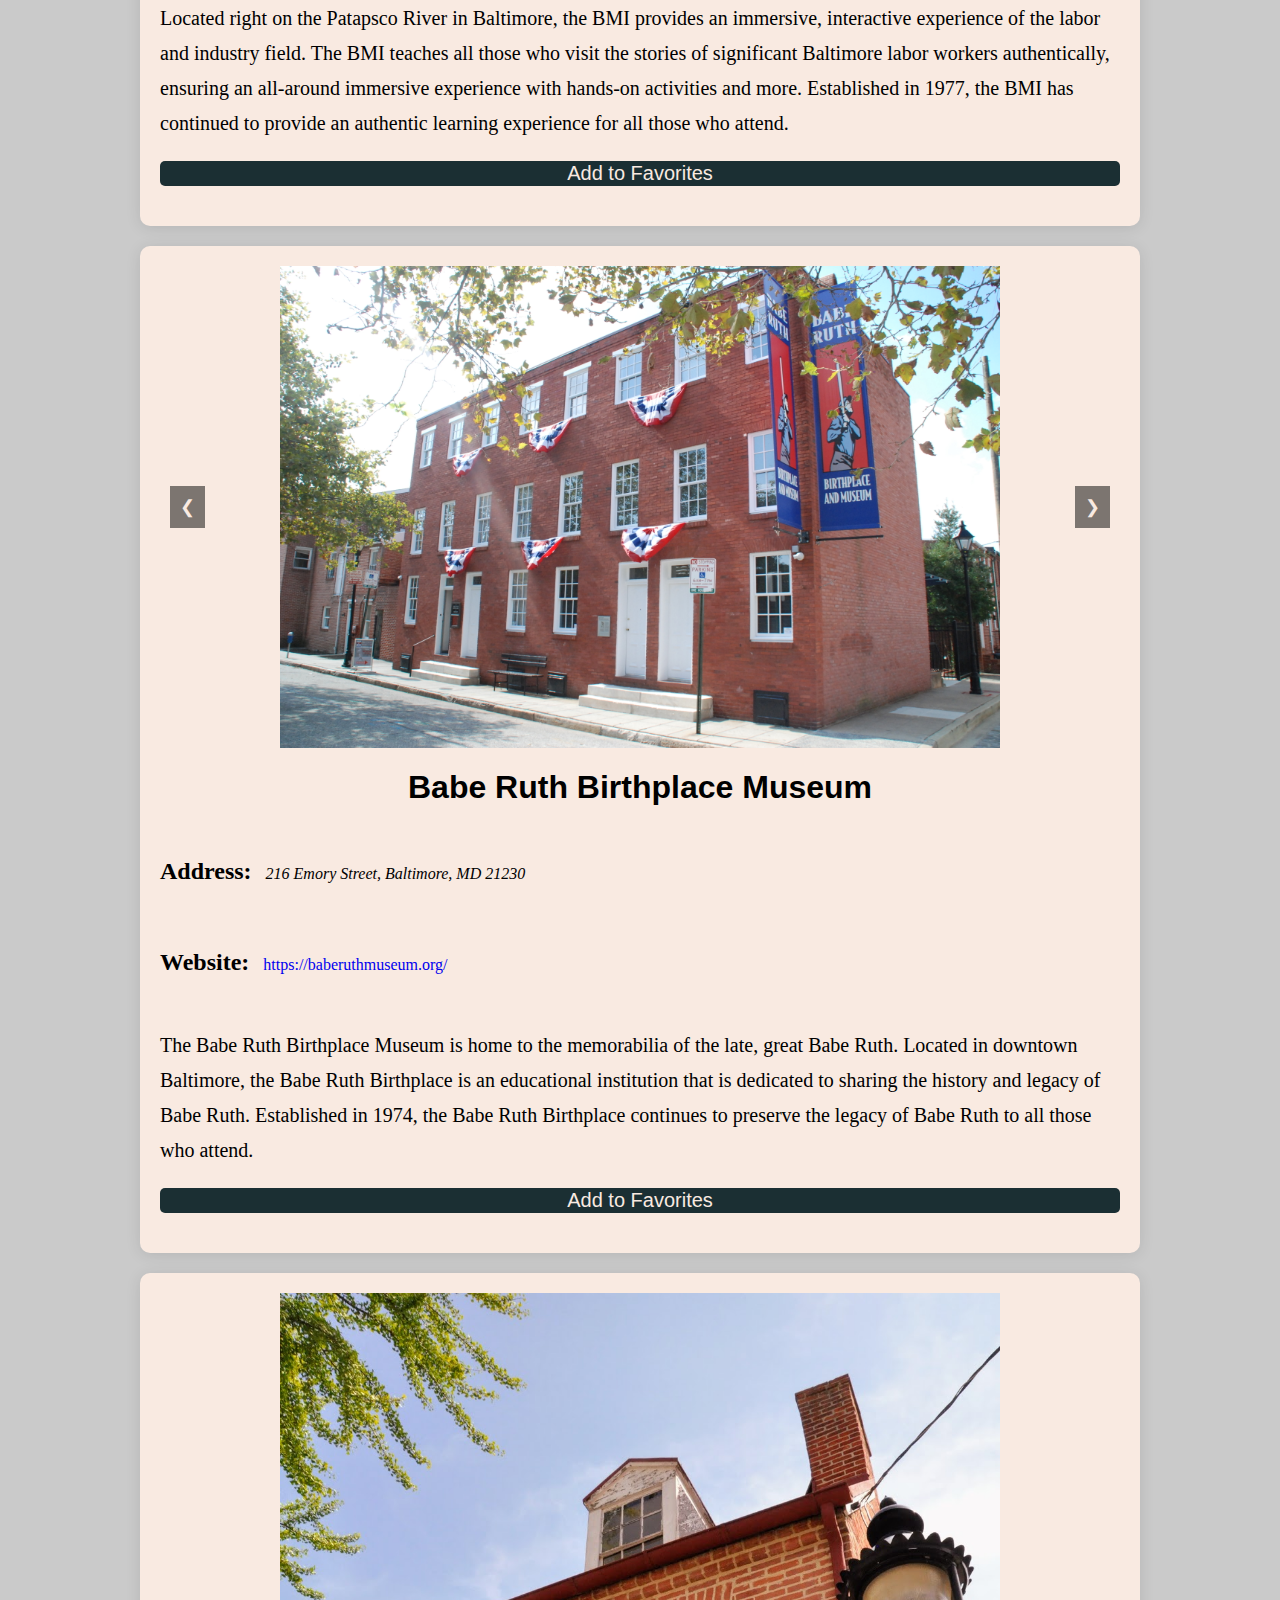
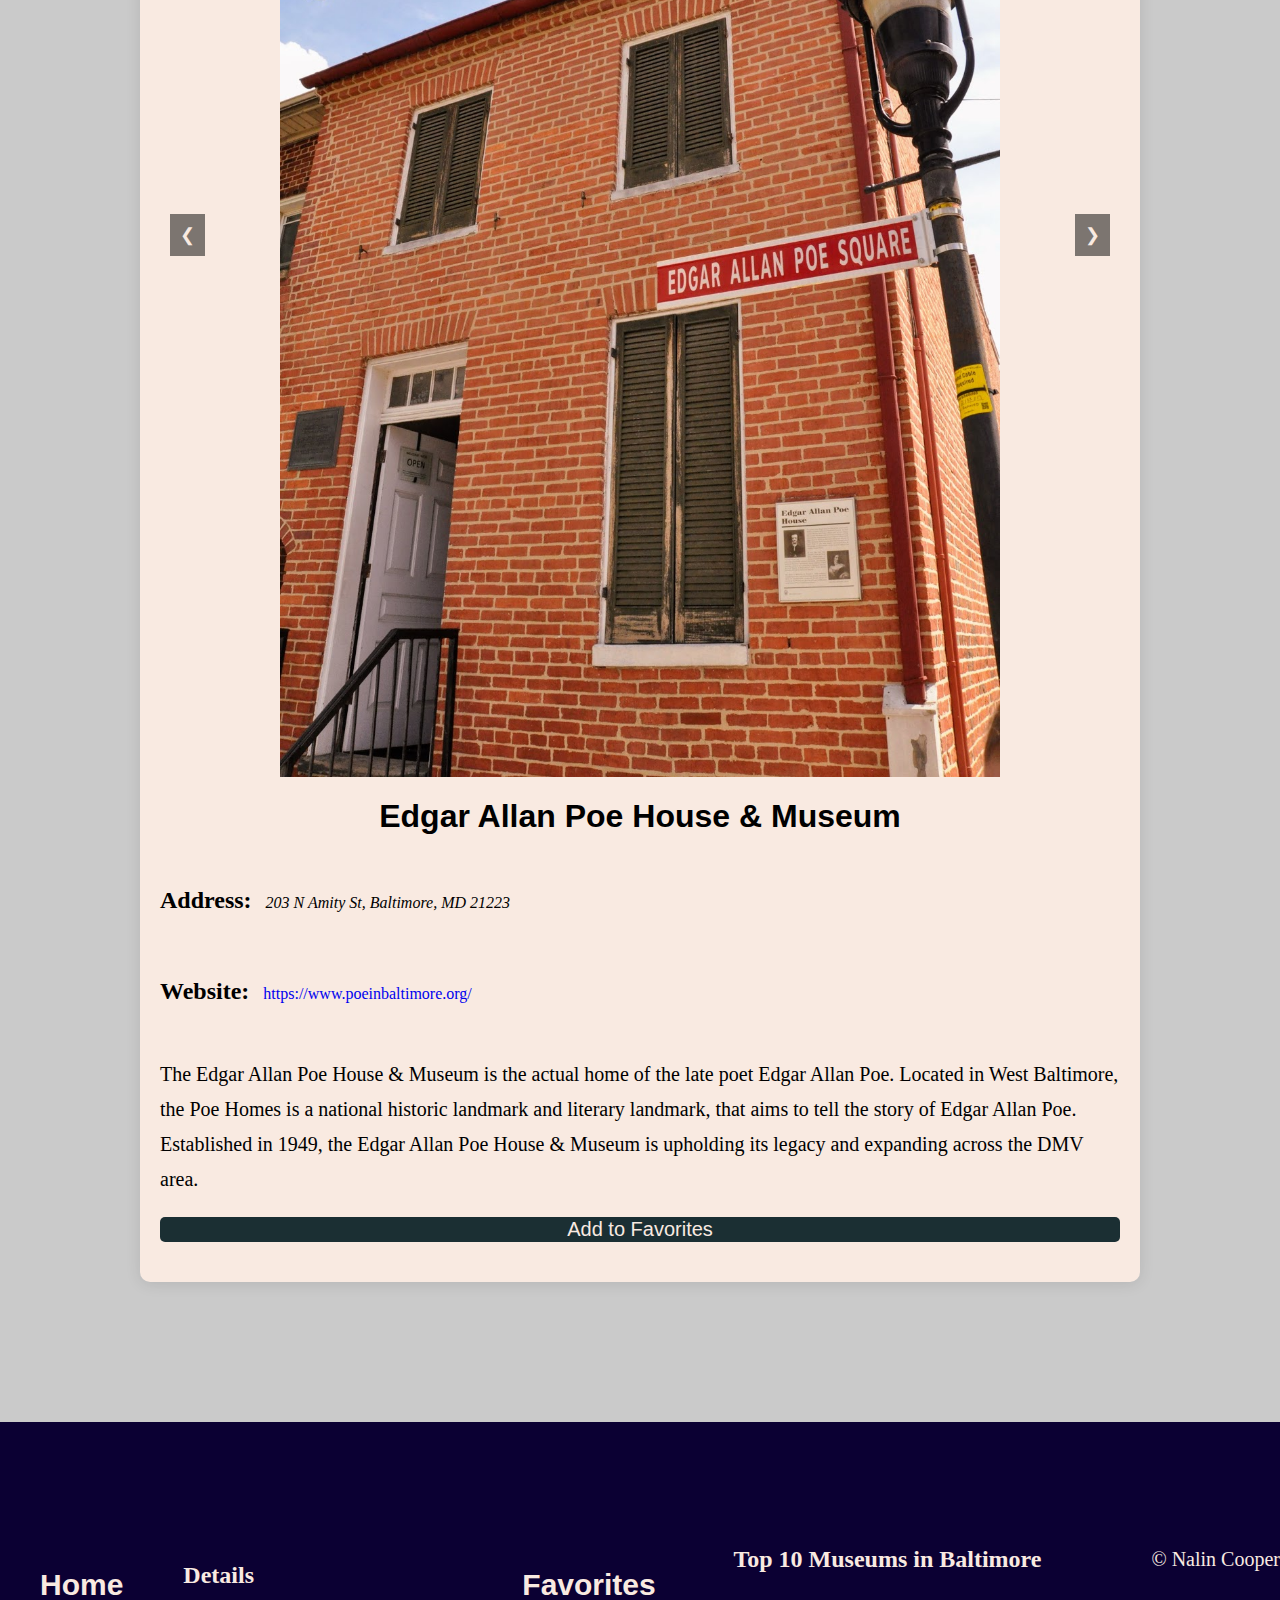
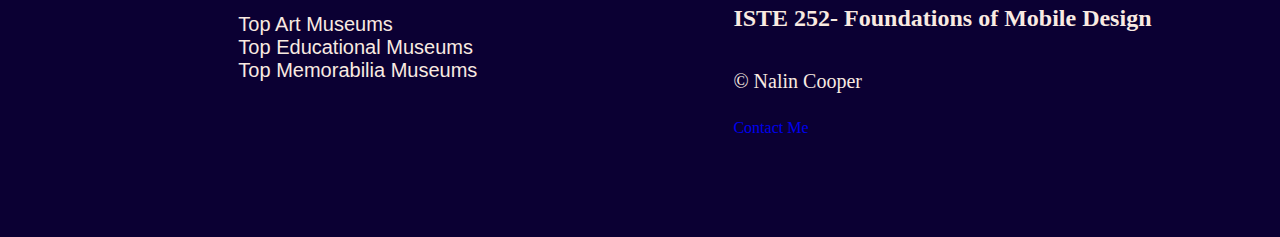
<file: pwa/educational.html>
<!DOCTYPE html>
<html lang="en">
<head>
    <meta charset="UTF-8">
    <meta name="viewport" content="width=device-width, initial-scale=1.0">
    <title>Top Museums|Educational</title>
    <link rel="stylesheet" href="styles.css">
    <link rel="manifest" href="museumtracker.json">
    <link rel="preconnect" href="https://fonts.googleapis.com">
    <link rel="preconnect" href="https://fonts.gstatic.com" crossorigin>
    <link href="https://fonts.googleapis.com/css2?family=Oswald:wght@200..700&family=Raleway:ital,wght@0,100..900;1,100..900&display=swap" rel="stylesheet">
    <link href="https://fonts.googleapis.com/css2?family=Raleway:ital,wght@0,100..900;1,100..900&display=swap" rel="stylesheet">
    <link href="https://fonts.googleapis.com/css2?family=Merriweather:ital,wght@0,300;0,400;0,700;0,900;1,300;1,400;1,700;1,900&family=Raleway:ital,wght@0,100..900;1,100..900&display=swap" rel="stylesheet">
    <link rel="stylesheet" href="https://cdnjs.cloudflare.com/ajax/libs/font-awesome/6.6.0/css/all.min.css" integrity="sha512-Kc323vGBEqzTmouAECnVceyQqyqdsSiqLQISBL29aUW4U/M7pSPA/gEUZQqv1cwx4OnYxTxve5UMg5GT6L4JJg==" crossorigin="anonymous" referrerpolicy="no-referrer" />
</head>
<body>
    <header>
        <div id="navbar">
            <button id="hamburger">
                <i class="fa-solid fa-bars fa-2xl"></i>
            </button>
            <nav>
                <ul class="notransition">
                    <li><a href="./index.html">Home</a></li>
                    <li>
                        <a href="#" class="dropdownControl">Details<i class="fa-solid fa-chevron-down"></i></a>
                        <div class="dropdown">
                            <ul>
                                <li><a href="art.html">Top Art Museums</a></li>
                                <li><a href="educational.html">Top Educational Museums</a></li>
                                <li><a href="memorabilia.html">Top Memorabilia Museums</a></li>
                            </ul>
                        </div>
                    </li>
                    <li>
                        <a href="favorites.html">Favorite Pages</a>
                    </li>
                </ul>
            </nav>
        </div>
    </header>


    <main>
        <h1>Educational Museums</h1>
        <div id="museum-list"></div>
        <script src="app.js"  defer></script>
    </main>
  <footer>
        <p>&copy; Nalin Cooper</p> 
        <div>
            <h3>Top 10 Museums in Baltimore</h3>
            <h4>ISTE 252- Foundations of Mobile Design</h4>
            <p>&copy; Nalin Cooper</p> 
            <a href= "mailto: nic4340@g.rit.edu"> Contact Me </a> 
        </div>
        <nav>
            <ul>
                <li>
                    <a href="index.html"><h3>Home</h3></a>
                </li>
                <li>
                    <h3>Details</h3>
                    <ul>
                        <li>
                            <a href="art.html">Top Art Museums</a>
                        </li>
                        <li>
                            <a href="educational.html">Top Educational Museums</a>
                        </li>
                        <li>
                            <a href="memorabilia.html">Top Memorabilia Museums</a>
                        </li>
                    </ul>
                </li>
 
                    <li><a href="favorites.html"><h3>Favorites</h3></a></li>
            
            </ul>
        </nav>
    </footer>
</body>
</html>
</file>
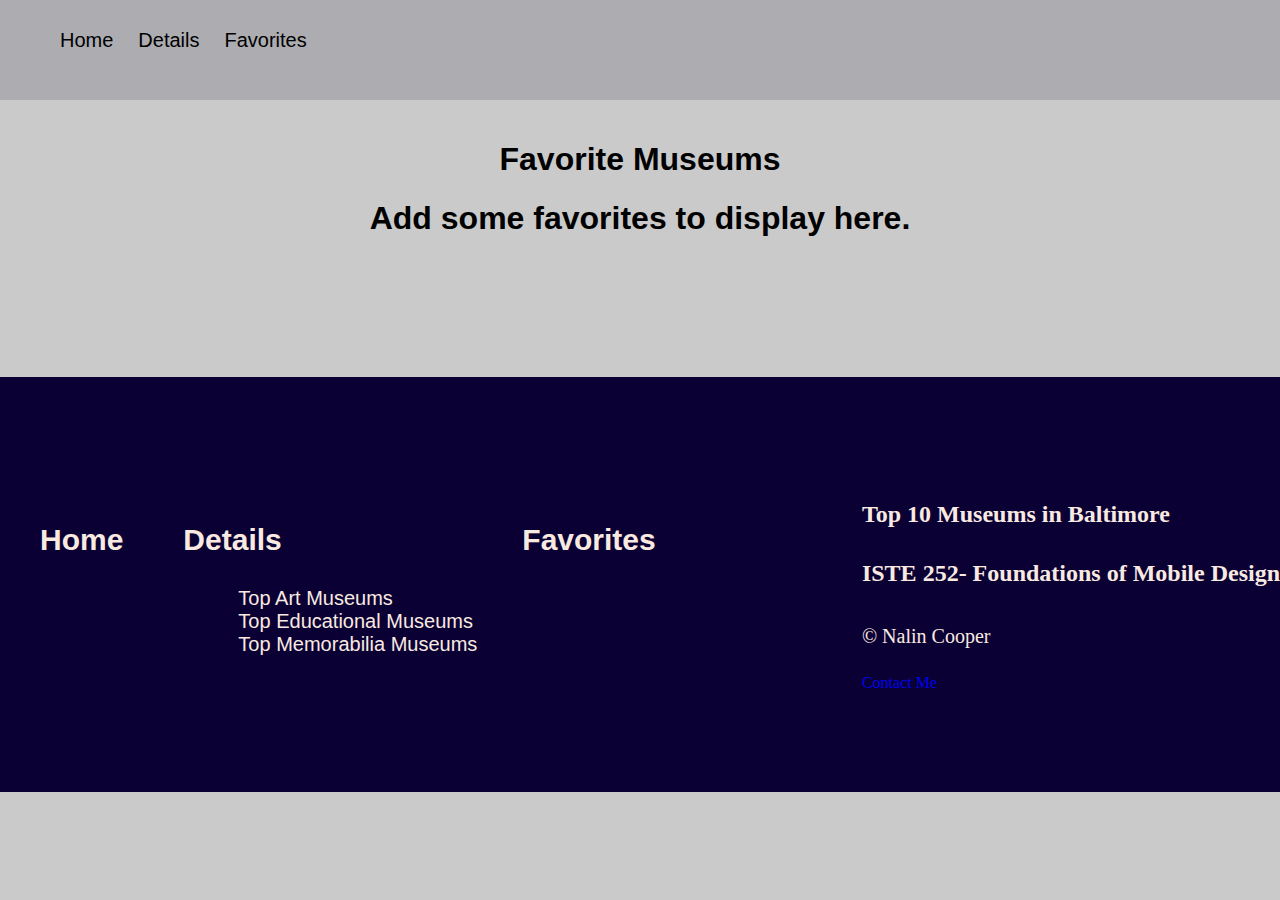
<file: pwa/favorites.html>
<!DOCTYPE html>
<html lang="en">

<head>
    <meta charset="UTF-8">
    <meta name="viewport" content="width=device-width, initial-scale=1.0">
    <title>Top Museums|Favorites</title>
    <link rel="stylesheet" href="styles.css">
    <link rel="manifest" href="museumtracker.json">
    <link rel="preconnect" href="https://fonts.googleapis.com">
    <link rel="preconnect" href="https://fonts.gstatic.com" crossorigin>
    <link href="https://fonts.googleapis.com/css2?family=Oswald:wght@200..700&family=Raleway:ital,wght@0,100..900;1,100..900&display=swap" rel="stylesheet">
    <link href="https://fonts.googleapis.com/css2?family=Raleway:ital,wght@0,100..900;1,100..900&display=swap" rel="stylesheet">
    <link href="https://fonts.googleapis.com/css2?family=Merriweather:ital,wght@0,300;0,400;0,700;0,900;1,300;1,400;1,700;1,900&family=Raleway:ital,wght@0,100..900;1,100..900&display=swap" rel="stylesheet">
    <link rel="stylesheet" href="https://cdnjs.cloudflare.com/ajax/libs/font-awesome/6.6.0/css/all.min.css" integrity="sha512-Kc323vGBEqzTmouAECnVceyQqyqdsSiqLQISBL29aUW4U/M7pSPA/gEUZQqv1cwx4OnYxTxve5UMg5GT6L4JJg==" crossorigin="anonymous" referrerpolicy="no-referrer" />
</head>

<body>
    <header>
        <div id="navbar">
            <button id="hamburger">
                <i class="fa-solid fa-bars fa-2xl"></i>
            </button>
            <nav>
                <ul class="notransition">
                    <li><a href="./index.html">Home</a></li>
                    <li>
                        <a href="#" class="dropdownControl">Details<i class="fa-solid fa-chevron-down"></i></a>
                        <div class="dropdown">
                            <ul>
                                <li><a href="art.html">Top Art Museums</a></li>
                                <li><a href="educational.html">Top Educational Museums</a></li>
                                <li><a href="memorabilia.html">Top Memorabilia Museums</a></li>
                            </ul>
                        </div>
                    </li>
                    <li>
                        <a href="favorites.html">Favorites</a>
                    </li>
                </ul>
            </nav>
        </div>
    </header>

    <main>
        <h1>Favorite Museums</h1>
        <div id="museum-list"></div>
        <script src="app.js" defer></script>
    </main>


    <footer>
        <div>
            <h3>Top 10 Museums in Baltimore</h3>
            <h4>ISTE 252- Foundations of Mobile Design</h4>
            <p>&copy; Nalin Cooper</p>
            <a href="mailto: nic4340@g.rit.edu"> Contact Me </a>
        </div>
        <nav>
            <ul>
                <li>
                    <a href="index.html">
                        <h3>Home</h3>
                    </a>
                </li>
                <li>
                    <a href="#">
                        <h3>Details</h3>
                    </a>
                    <ul>
                        <li>
                            <a href="art.html">Top Art Museums</a>
                        </li>
                        <li>
                            <a href="educational.html">Top Educational Museums</a>
                        </li>
                        <li>
                            <a href="memorabilia.html">Top Memorabilia Museums</a>
                        </li>
                    </ul>
                </li>
                <li>
                    
               <a href="favorites.html"><h3>Favorites</h3></a>
                </li>
            </ul>
        </nav>
    </footer>
</body>

</html>
</file>
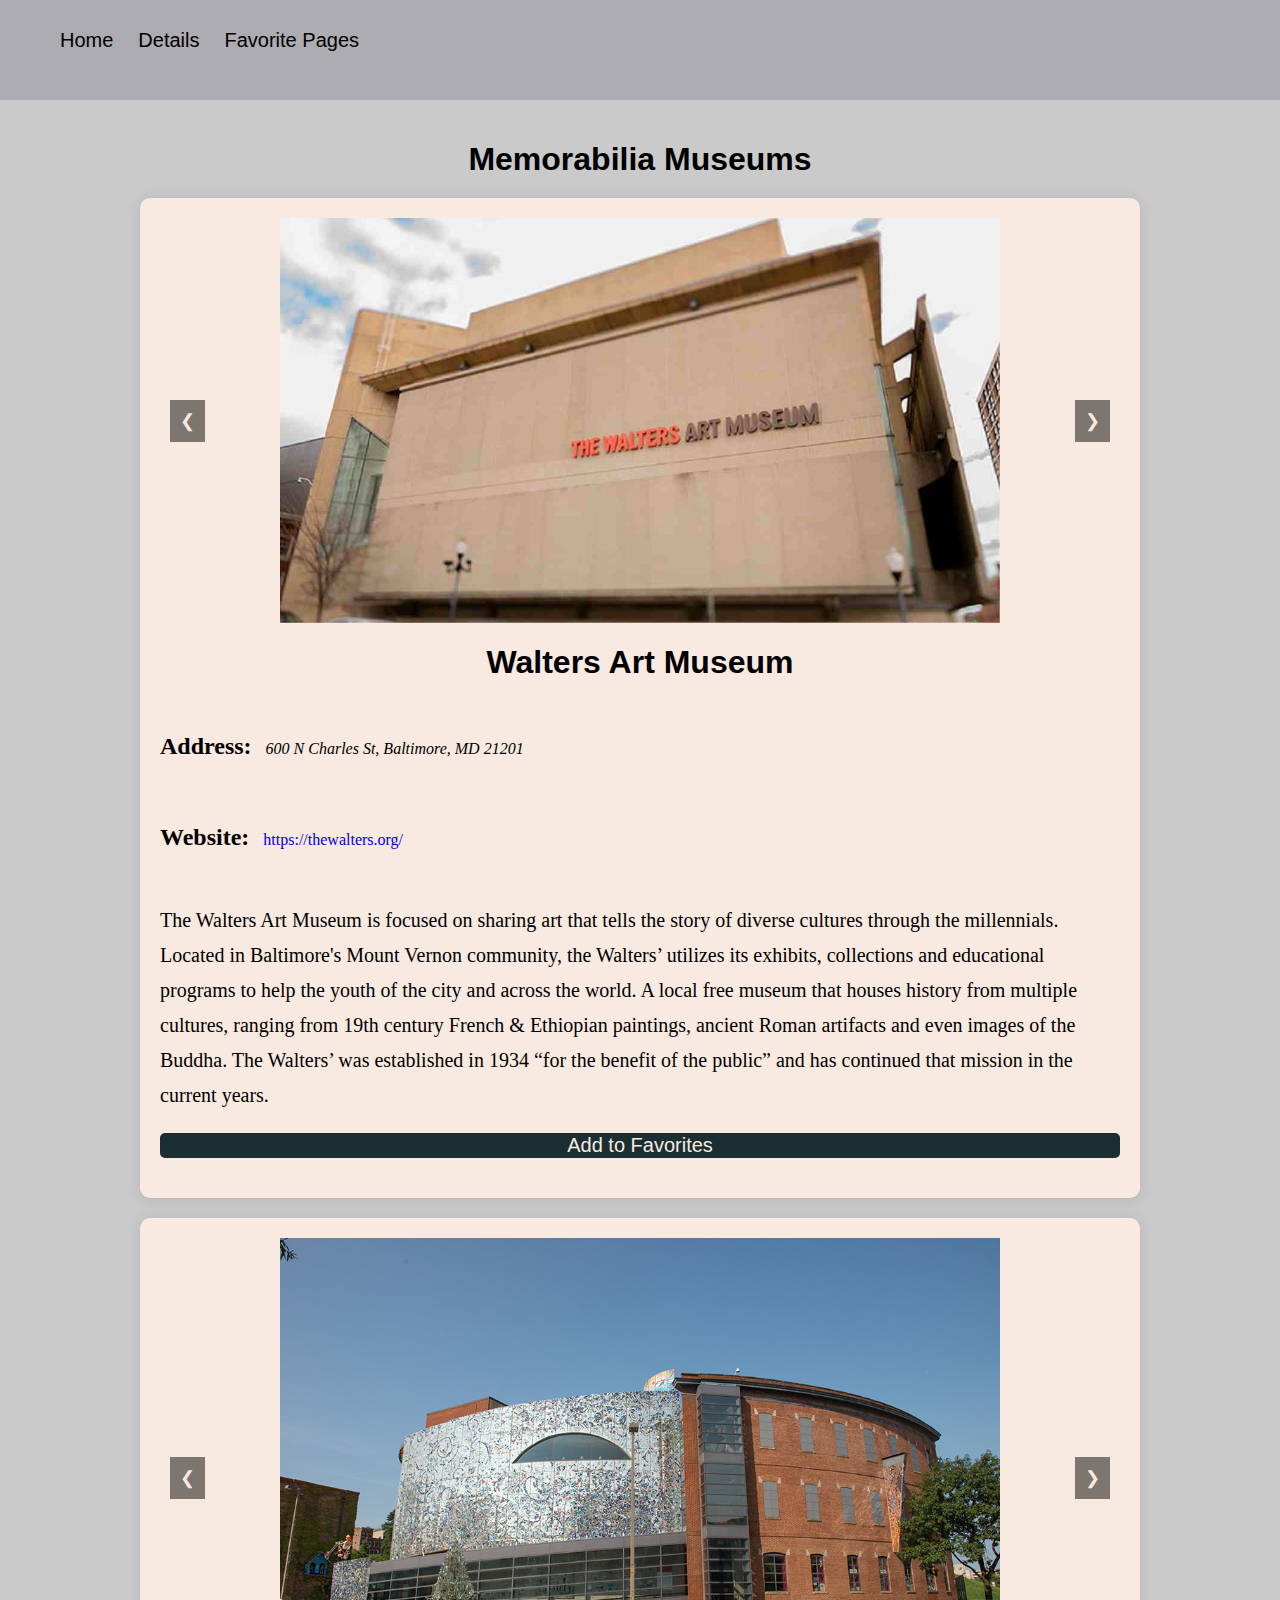
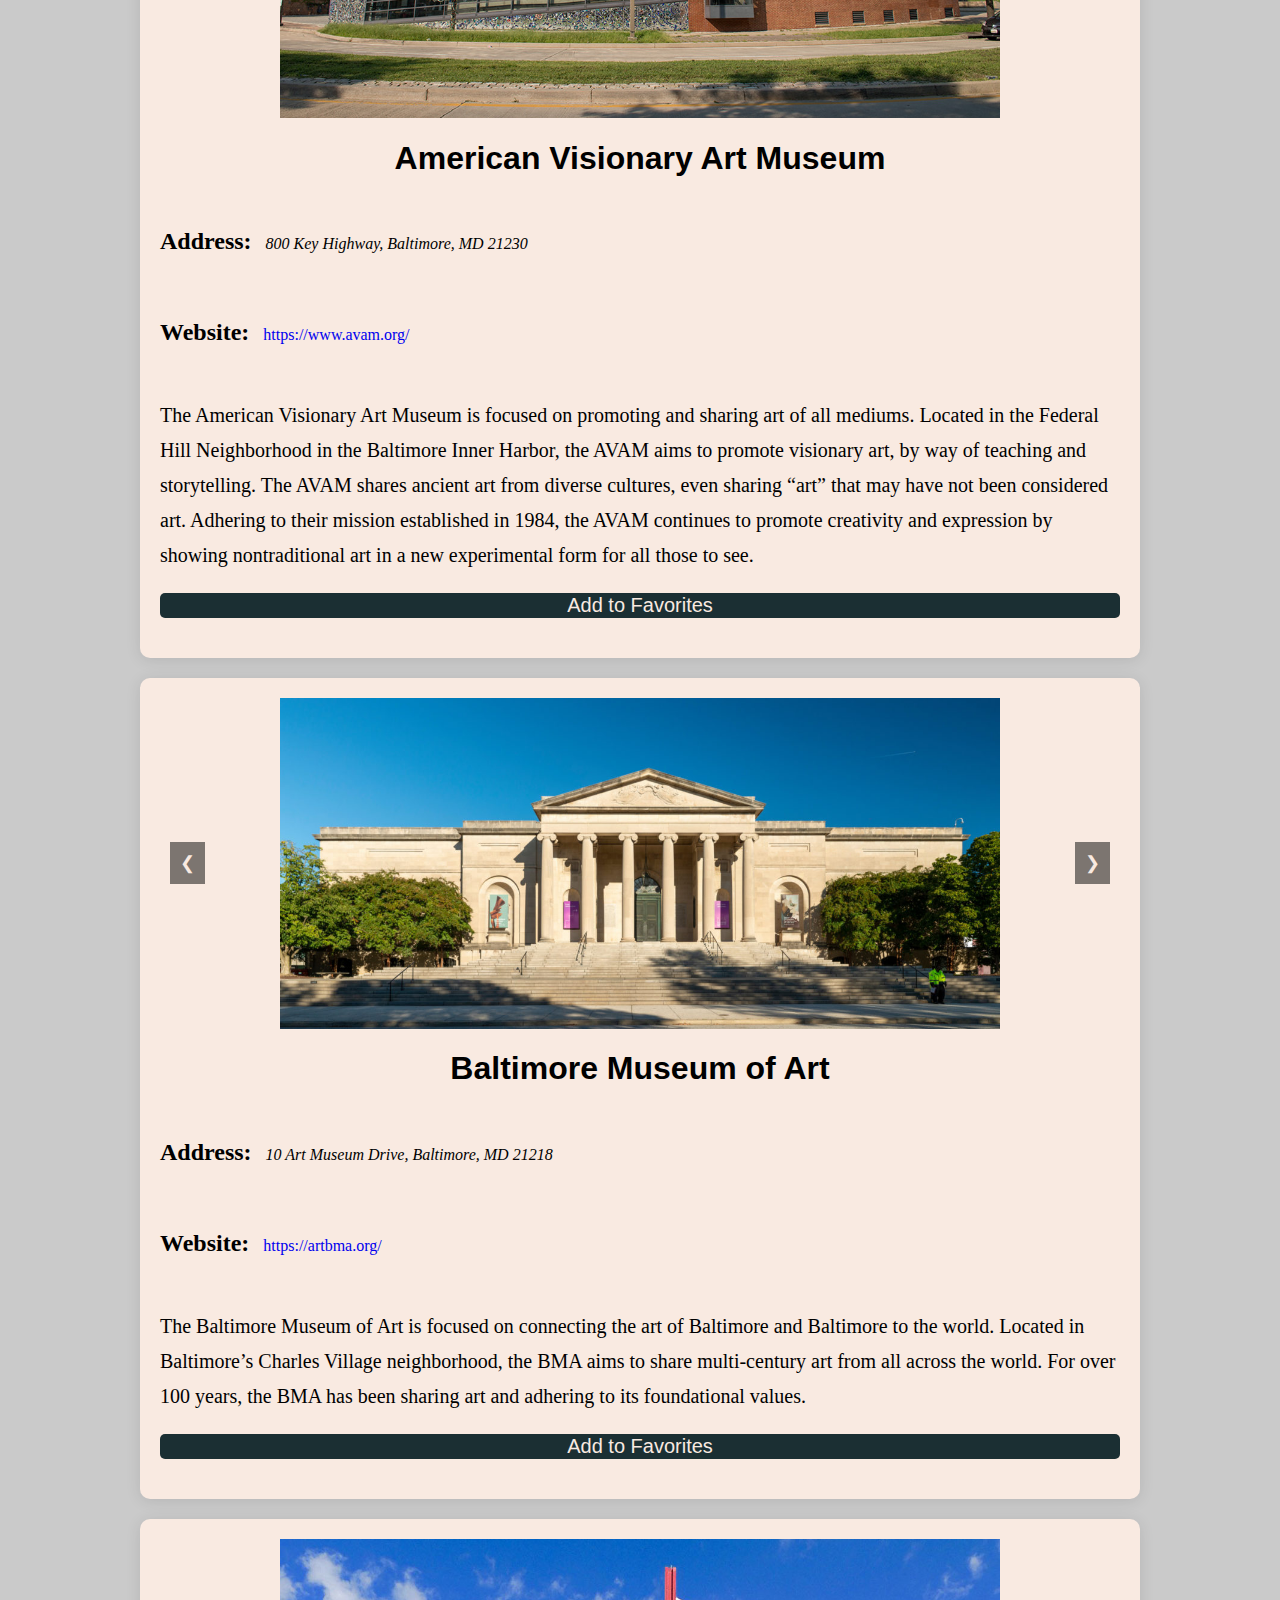
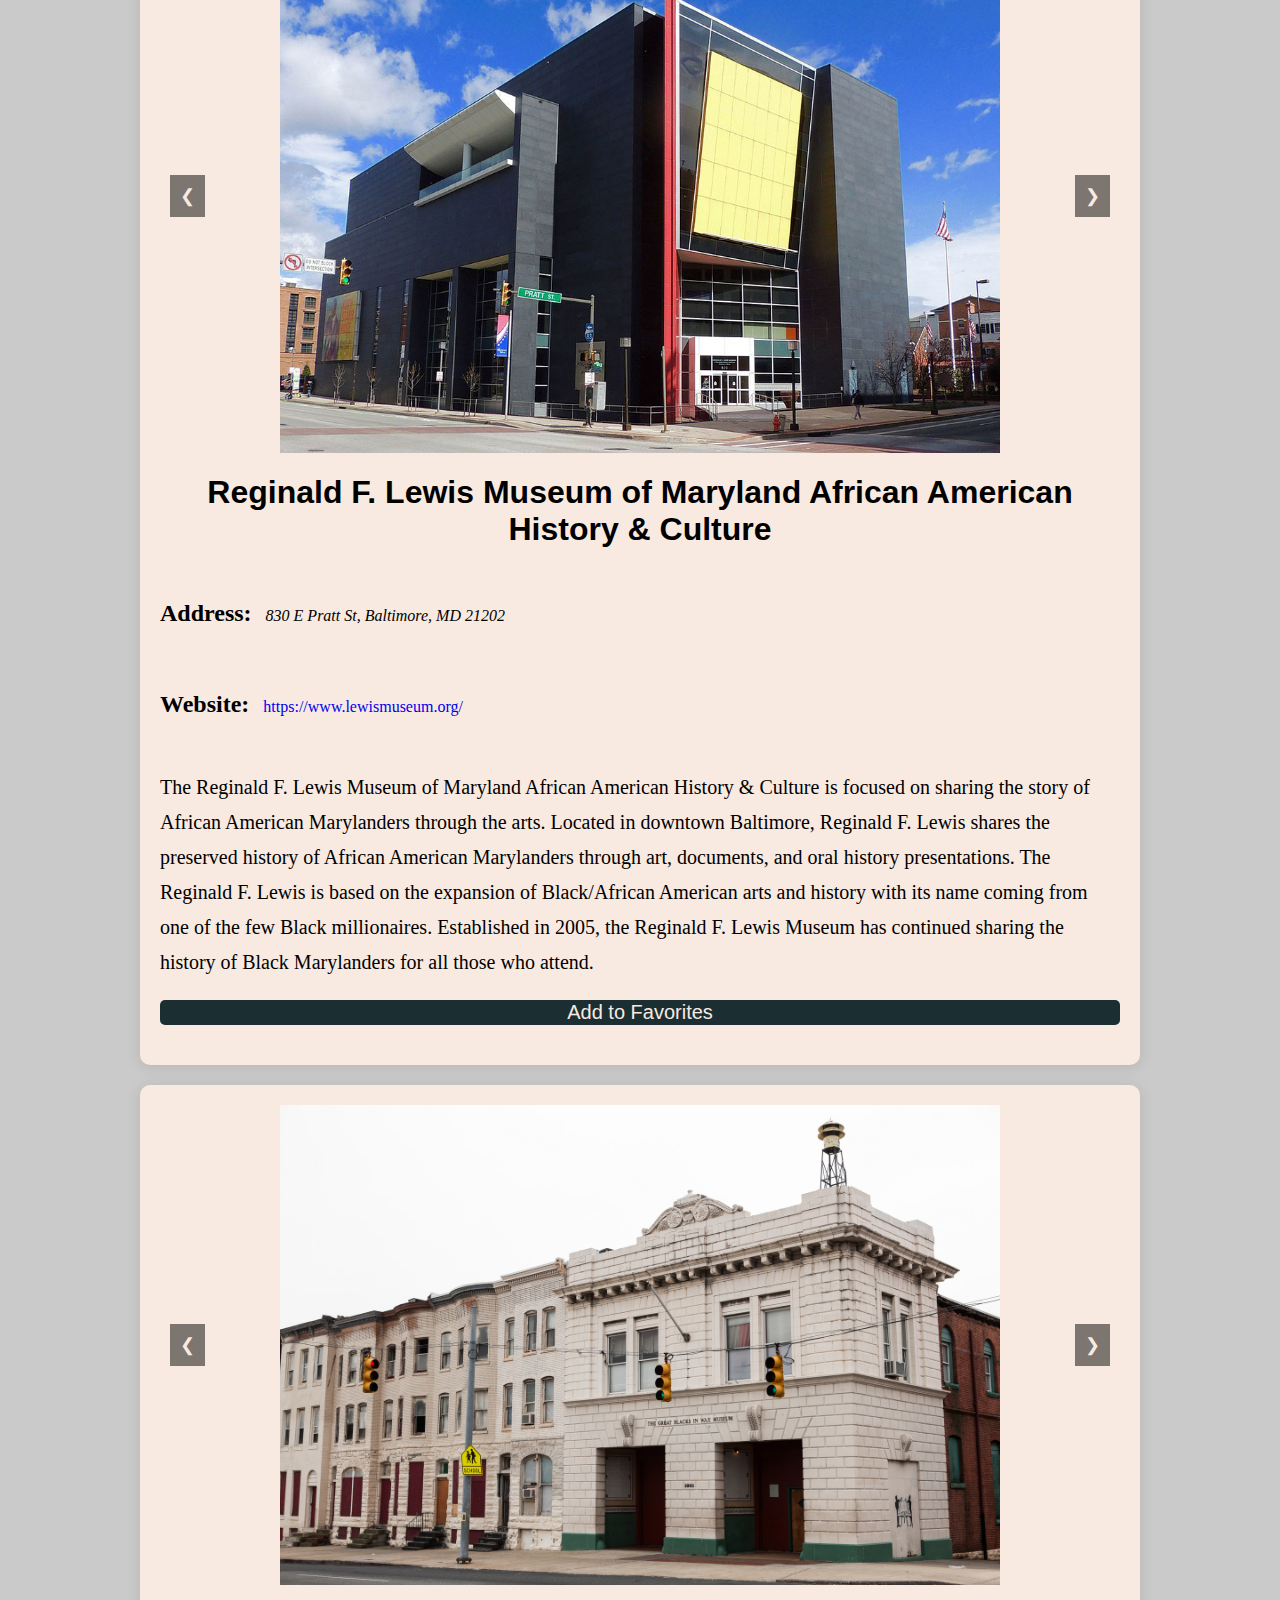
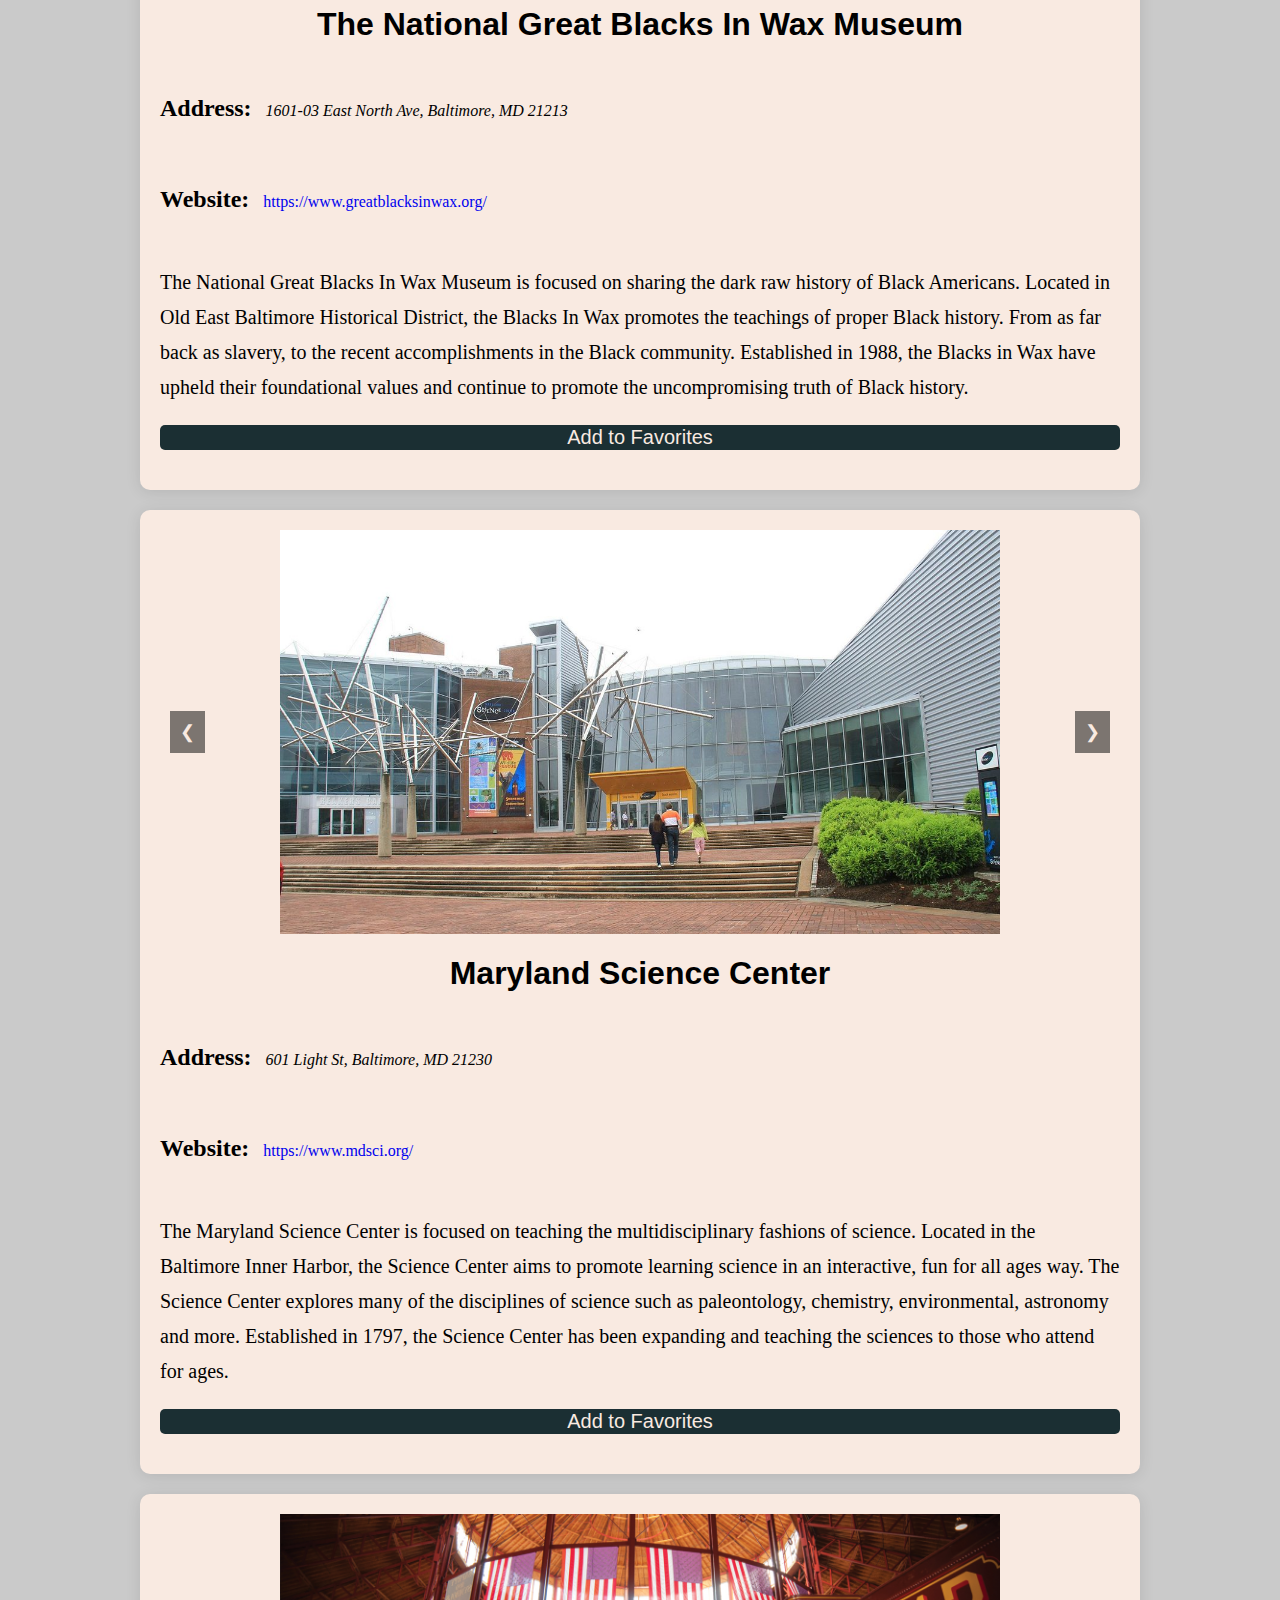
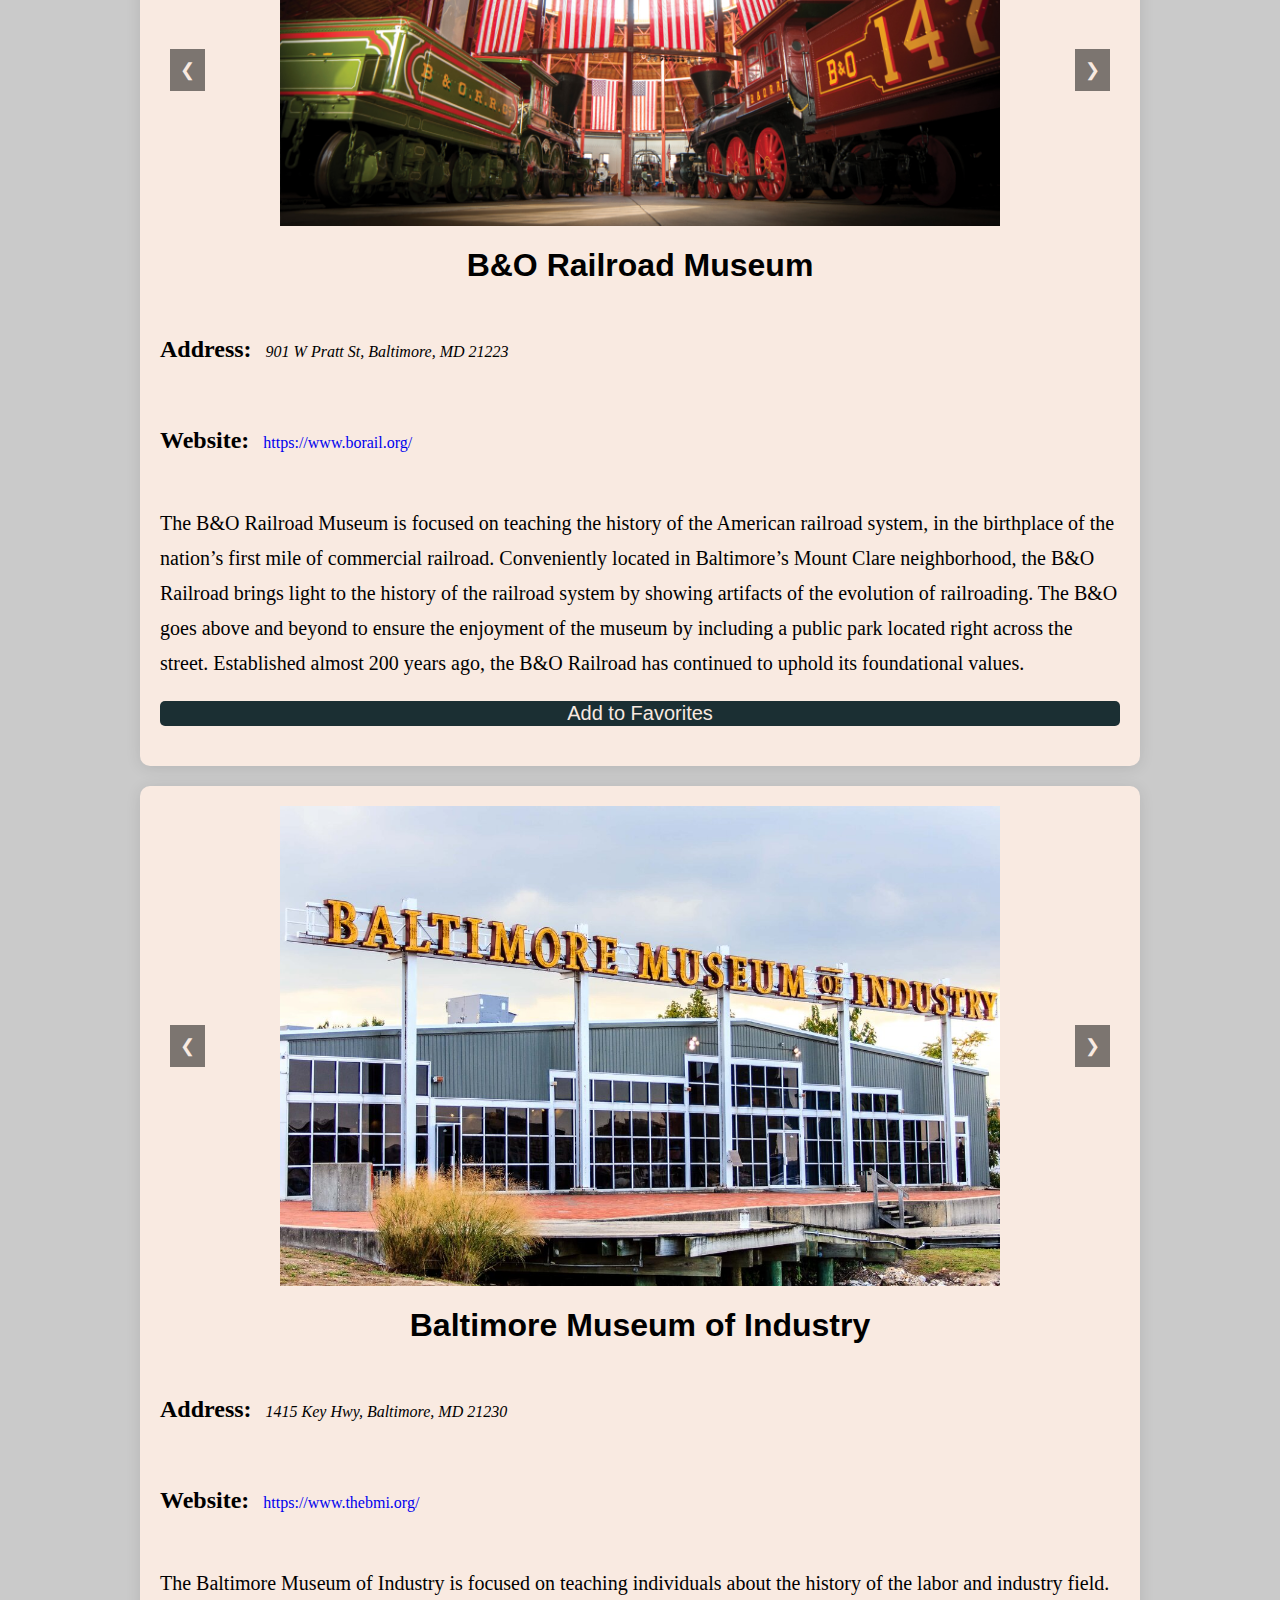
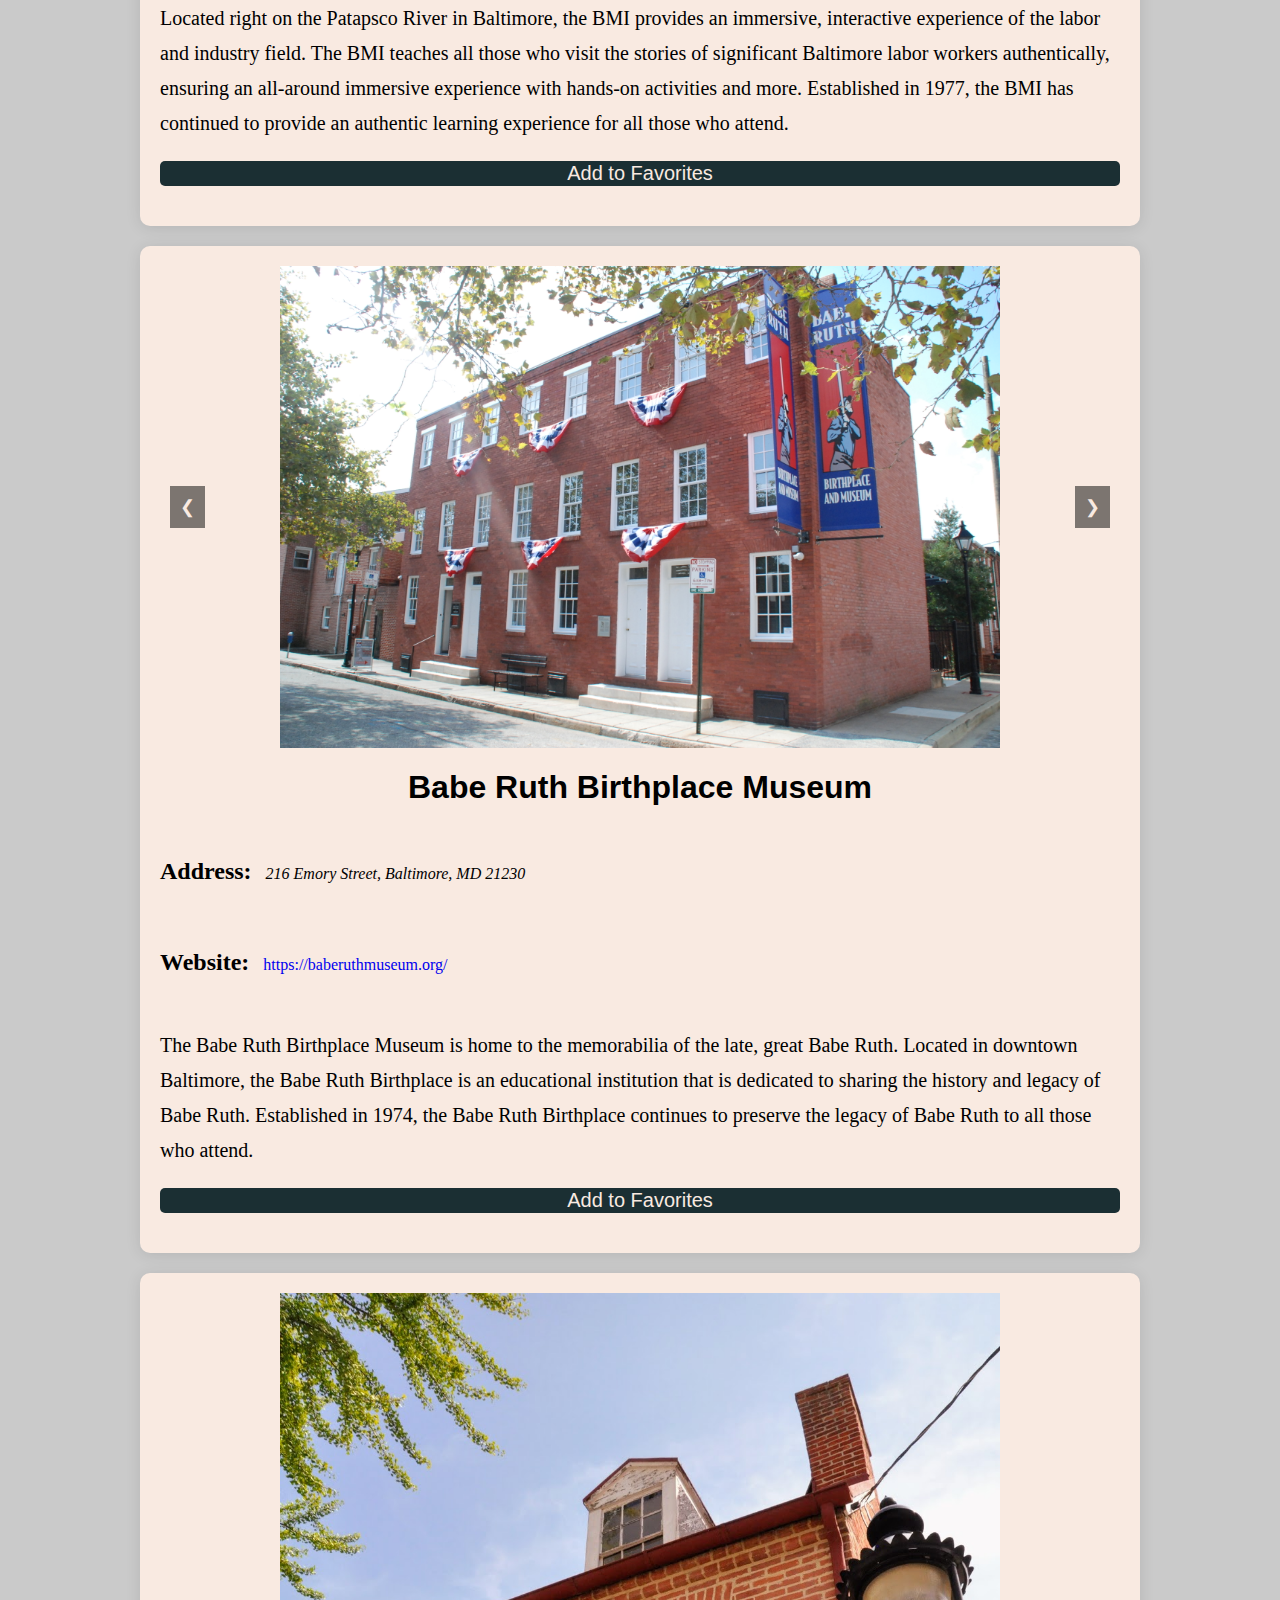
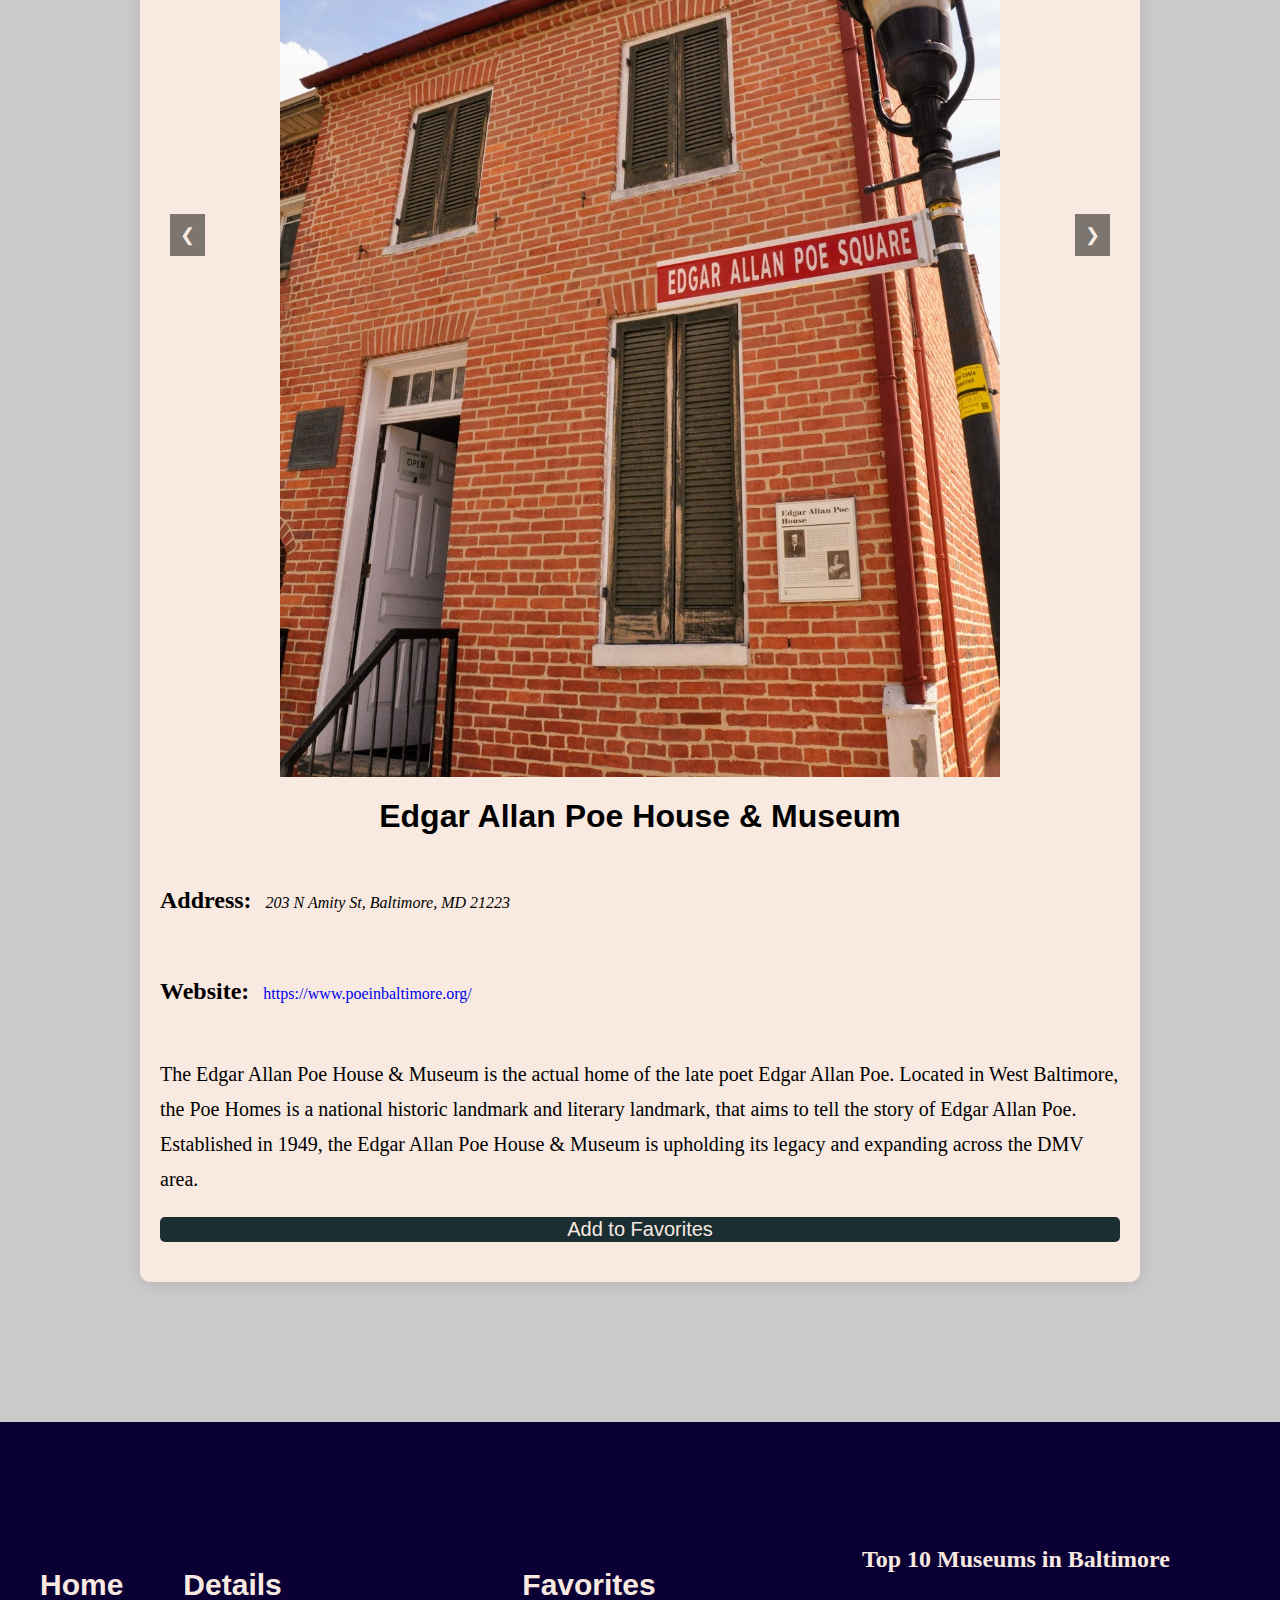
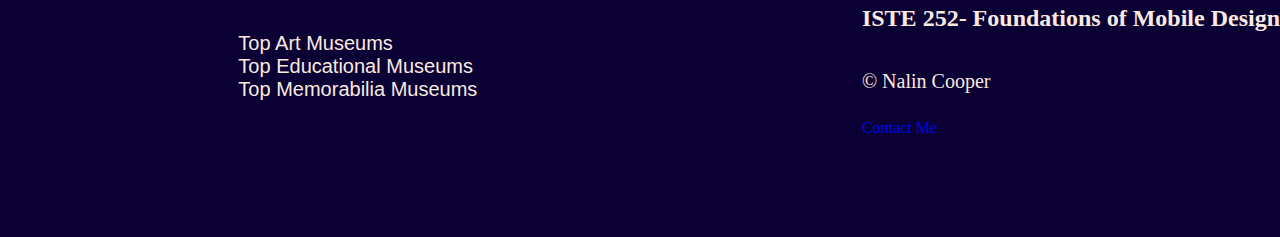
<file: pwa/memorabilia.html>
<!DOCTYPE html>
<html lang="en">
<head>
    <meta charset="UTF-8">
    <meta name="viewport" content="width=device-width, initial-scale=1.0">
    <title>Top Museums|Memorabilia</title>
    <link rel="stylesheet" href="styles.css">
    <link rel="manifest" href="museumtracker.json">
    <link rel="preconnect" href="https://fonts.googleapis.com">
    <link rel="preconnect" href="https://fonts.gstatic.com" crossorigin>
    <link href="https://fonts.googleapis.com/css2?family=Oswald:wght@200..700&family=Raleway:ital,wght@0,100..900;1,100..900&display=swap" rel="stylesheet">
    <link href="https://fonts.googleapis.com/css2?family=Raleway:ital,wght@0,100..900;1,100..900&display=swap" rel="stylesheet">
    <link href="https://fonts.googleapis.com/css2?family=Merriweather:ital,wght@0,300;0,400;0,700;0,900;1,300;1,400;1,700;1,900&family=Raleway:ital,wght@0,100..900;1,100..900&display=swap" rel="stylesheet">
    <link rel="stylesheet" href="https://cdnjs.cloudflare.com/ajax/libs/font-awesome/6.6.0/css/all.min.css" integrity="sha512-Kc323vGBEqzTmouAECnVceyQqyqdsSiqLQISBL29aUW4U/M7pSPA/gEUZQqv1cwx4OnYxTxve5UMg5GT6L4JJg==" crossorigin="anonymous" referrerpolicy="no-referrer" />
</head>
<body>
    <header>
        <div id="navbar">
            <button id="hamburger">
                <i class="fa-solid fa-bars fa-2xl"></i>
            </button>
            <nav>
                <ul class="notransition">
                    <li><a href="./index.html">Home</a></li>
                    <li>
                        <a href="#" class="dropdownControl">Details<i class="fa-solid fa-chevron-down"></i></a>
                        <div class="dropdown">
                            <ul>
                                <li><a href="art.html">Top Art Museums</a></li>
                                <li><a href="educational.html">Top Educational Museums</a></li>
                                <li><a href="memorabilia.html">Top Memorabilia Museums</a></li>
                            </ul>
                        </div>
                    </li>
                    <li>
                        <a href="favorites.html">Favorite Pages</a>
                    </li>
                </ul>
            </nav>
        </div>
    </header>


    <main>
        <h1>Memorabilia Museums</h1>
        <div id="museum-list"></div>
        <script src="app.js"  defer></script>
    </main>

    <footer>
        <div>
            <h3>Top 10 Museums in Baltimore</h3>
            <h4>ISTE 252- Foundations of Mobile Design</h4>
            <p>&copy; Nalin Cooper</p>
            <a href="mailto: nic4340@g.rit.edu"> Contact Me </a>
        </div>
        <nav>
            <ul>
                <li>
                    <a href="index.html">
                        <h3>Home</h3>
                    </a>
                </li>
                <li>
                    <a href="#">
                        <h3>Details</h3>
                    </a>
                    <ul>
                        <li>
                            <a href="art.html">Top Art Museums</a>
                        </li>
                        <li>
                            <a href="educational.html">Top Educational Museums</a>
                        </li>
                        <li>
                            <a href="memorabilia.html">Top Memorabilia Museums</a>
                        </li>
                    </ul>
                </li>
                <li><a href="favorites.html"> <h3>Favorites</h3></a></li>
              
            </ul>
        </nav>
    </footer>
</body>
</html>
</file>
<file: pwa/styles.css>
/* General Styles */

body {
  background-color: #cacaca;
  font-optical-sizing: auto;
  font-weight: 400;
  font-style: normal;
  margin: 0;
  padding: 0;
  display: flex;
  flex-direction: column;
  align-items: center;
  justify-content: flex-start;
}


main {
  margin:120px;
  padding:0;
  box-sizing: border-box;
}

/* Text Styles */
body,
p,
div,
li,
a {
  font-family: "Merriweather", serif;
  font-style: normal;
}

h1,
h2,
.favorite-button,
.details,#navbar a {
  font-family: "Raleway", sans-serif;
  margin-bottom: 20px;
  text-align: center;
}

h3,h4 {
  font-size: 1.5em;
  text-align: left;
}

p {
  font-size: 1.25em;
  margin-bottom: 20px;
  line-height: 1.75;
  text-align: left;
}

a {
  text-decoration: none;
}

header a {
  color: black;
  box-shadow: inset 0 0 0 0 #9B9AA9;
  margin: 0 -.25rem;
  padding: 0 .25rem;
  transition: color .3s ease-in-out, box-shadow .3s ease-in-out;
}
/* code for the navigation dropdown & hamburger menu */
/* fix navigation for mobile, ensure the hamburger menu shows up and that the drop down is working properly */


.notransition {
  -webkit-transition: none !important;
  -moz-transition: none !important;
  -o-transition: none !important;
  transition: none !important;
}

#navbar {  
  background-color: #acacb1;
  position: fixed;
  height:100px;
  justify-content: space-between;
  width:100%;
  display:flex;
  top:0;
  left:0;
  padding: 0 20px;
  z-index: 999;
}

#navbar ul {
  display: flex;
}

#navbar nav>ul {
  align-items: center;
  margin: auto;
  gap: 25px;
  height: 100px;
  background-color: #acacb1;
}

#navbar li {
  list-style-type: none;
}

#navbar li:first-child {
  margin-left: auto;
}

#navbar li:last-child {
  margin-right: 50px;
}

#navbar ul ul {
  margin-left: 15px;
}

.dropdown {
  position: absolute;
  top: 100%;
  overflow: hidden;
  width: 100vw;
  height: 0;
  transition: height 0.3s ease-in-out;
  left:0;
}



.dropdown>ul {
  display: none;
  position: absolute;
  width: 100vw;
  background-color: #acacb1;
  flex-direction: row;
  gap: 25px;
  padding: 25px 0;
  left:0;
}

/*  Cards */

.property-name, address, a{
  display: inline-block;
  margin-right: 10px;
}

.card,
.specialityCard {
  display: flex;
  flex-direction: column;
  background-color: #F9EAE1;
  padding: 20px;
  box-shadow: 0 2px 15px rgba(0, 0, 0, 0.1);
  transition: transform 0.4s ease-in-out;
  margin: 20px;
  border-radius: 10px;
  box-sizing: content-box;
}
.card > .slideshow,
.specialityCard >.slideshow {
  align-items: center;
  box-sizing: content-box;
}





#speciality-list, #museum-list{
  margin-top: 1rem;
  gap:10px;
}

/* Slideshow Container */
/* make sure that all images are fitting into the container height and width */
/* fix images in figma if need be */
.slideshow {
  position: relative;
  max-width: fit-content;
  max-height: fit-content;
  object-fit: contain;
  margin: auto;
  overflow: hidden;
}

/* Slides */
.slide {
  display: none;
  max-width: 75%;
  max-height: 75%;
  margin: auto;
  align-items: center;
  transition: opacity 1.5s ease-in-out;
}

.slide.active {
  display: block;
  opacity: 1;
}

/* Fade effect */
.fade {
  animation: fadeEffect 1.5s;
}

@keyframes fadeEffect {
  from {
    opacity: 0.4;
  }

  to {
    opacity: 1;
  }
}

/* Navigation Buttons */
.prev,
.next {
  position: absolute;
  top: 50%;
  transform: translateY(-50%);
  background-color: rgba(0, 0, 0, 0.5);
  color: #F9EAE1;
  border: none;
  padding: 10px;
  cursor: pointer;
  font-size: 18px;
}

.prev {
  left: 10px;
}

.next {
  right: 10px;
}

/* Favorite & Learn More Button */
.favorite-button, .details {
  background-color: #1B2F33;
  color:#F9EAE1;
  border: none;
  cursor: pointer;
  border-radius: 5px;
  font-size: 16px;
}

.favorite-button:hover, .details:hover {
  background-color: #223b41;
}

/* footer styles  */
footer {
  background-color:#0B0033;
  color:#F9EAE1;
  display: flex;
  flex-direction: row-reverse;
  padding: 100px;
  width: 100vw;
}

footer nav {
  margin-right: auto;
}

footer nav ul {
  /*All lists*/
  list-style: none;
}

footer nav ul li a {
  font-family: 'Raleway', sans-serif;
  color: #F9EAE1;
  font-size: 1.25rem;
}

footer nav>ul {
  /*Top level list*/
  display: flex;
  flex-direction: row;
  gap: 50px;
}

footer nav ul ul {
  /*All but top level list*/
  position: relative;
  left: 15px;
}

/*RWD/Media Queries*/
/* On smaller screens, decrease text size */

@media screen and (max-width:999px) {
  #hamburger {
    display: inline-block;
    background-color: transparent;
  }

  #navbar nav>ul {
    flex-direction: column;
    align-items: baseline;
    display:flex;
    height: 50vh;
    top: 100px;
    transform: translateX(100%);
    transition: transform 0.6s ease;
    background-color: #acacb1;
  }

  #navbar li:first-child {
    margin-right: 0;
  }

  #navbar nav>ul.display {
    transform: translateX(0);
  }

  .dropdown {
    display: none;
    width: 400px;
    position: static;
  }

  .dropdown.display {
    display: block;
  }

  .dropdown ul {
    flex-direction: column;
    align-items: baseline;
    width: 100%;
    position: static;
  }
}

@media screen and (min-width:1000px) {
  .dropdown:hover>li>a {
    display: flex;
    flex-direction: row;
  }
  #hamburger {
    background: transparent;
    cursor: pointer;
    position: absolute;
    top: 50%;
    right: 100px;
    transform: translateY(-50%);
    display: none;
  }
  #navbar nav a, .favorite-button, .details{
    font-size:1.25em;
  }
  p {
    margin-bottom: 20px;
    line-height: 1.75;
    text-align: left;
  }
}

@media screen and (max-width: 1560px) and (max-width:800px){
  footer {
    flex-direction: column-reverse;
    gap: 50px;
    padding: 50px;
  }
  footer nav>ul {
    /*Top level list*/
    display: flex;
    flex-direction: column;
    gap: 20px;
  }
}
</file>
<file: heart/assets/css/styles.css>
canvas{
    position:absolute;
    left: 0;
    top: 0;
    width:100%;
    height: 100%;
    background-color: rgba(0,0,0,.2);
}
</file>
